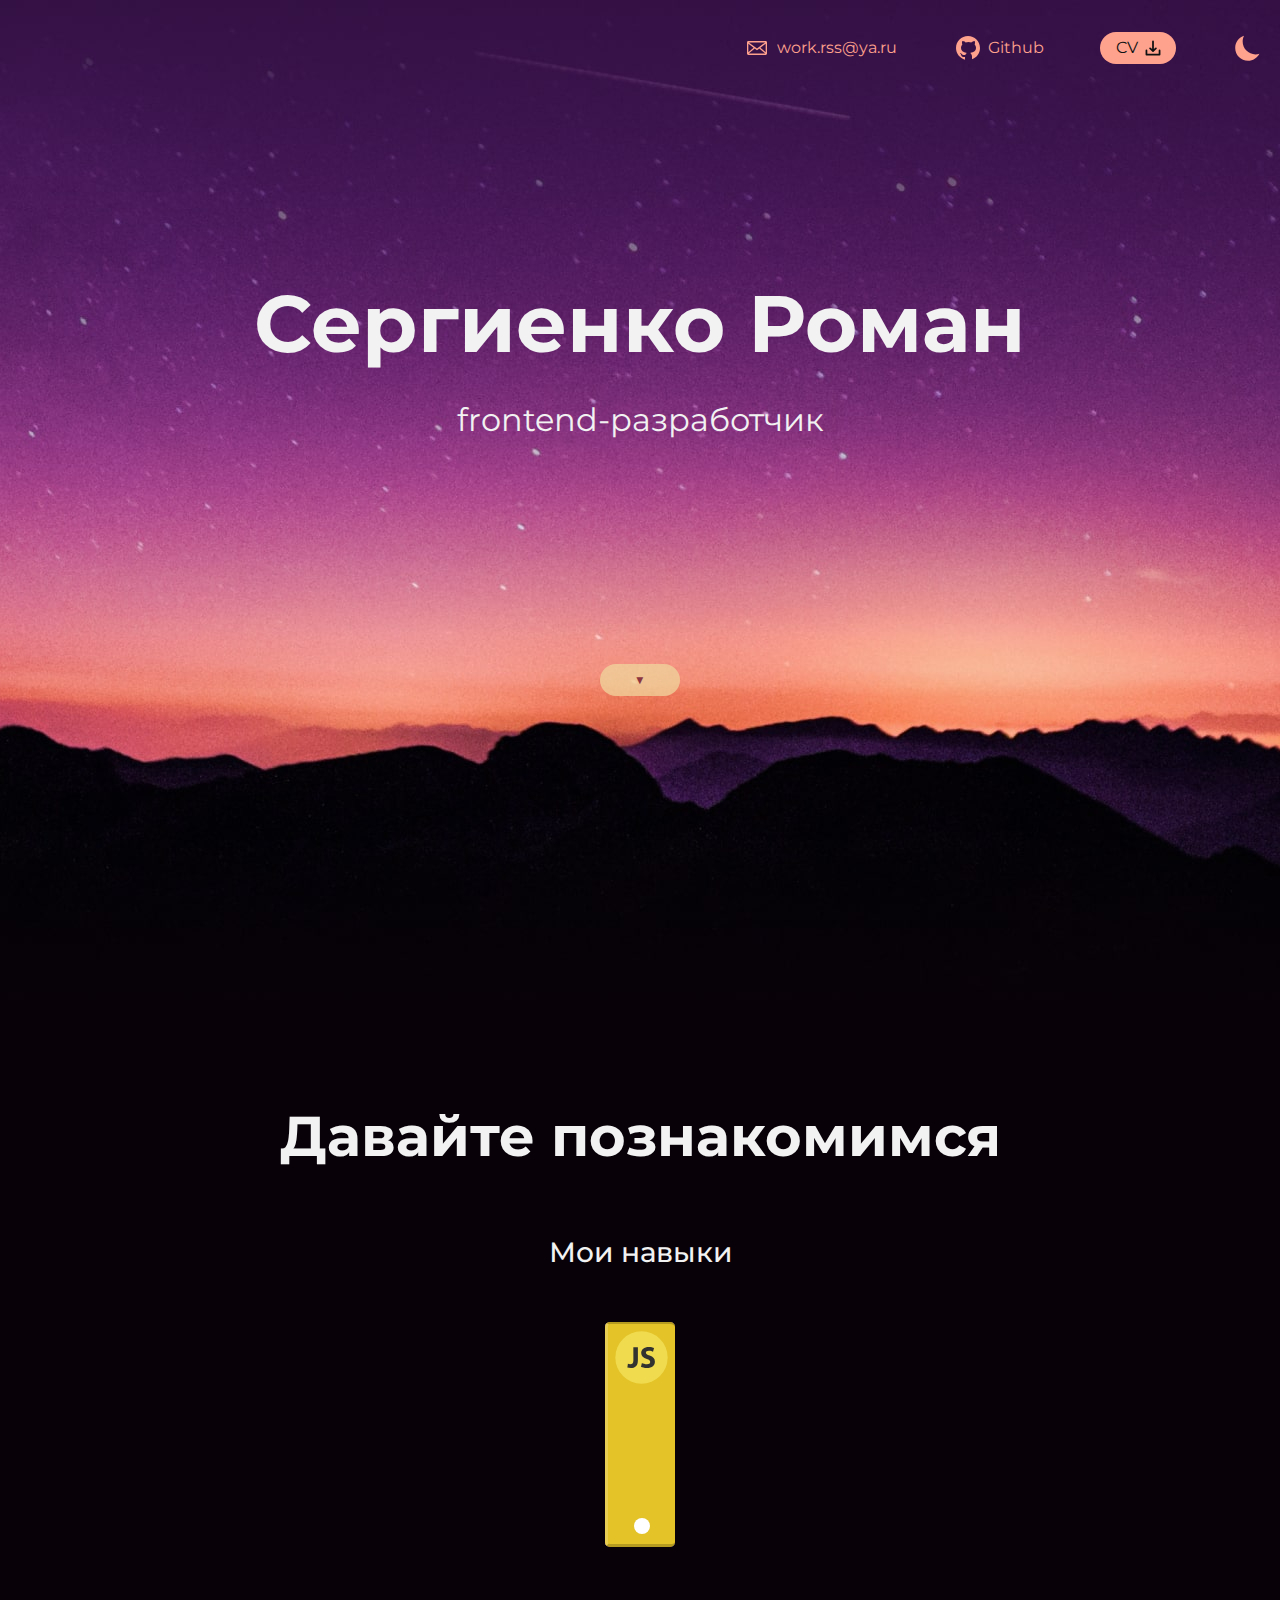
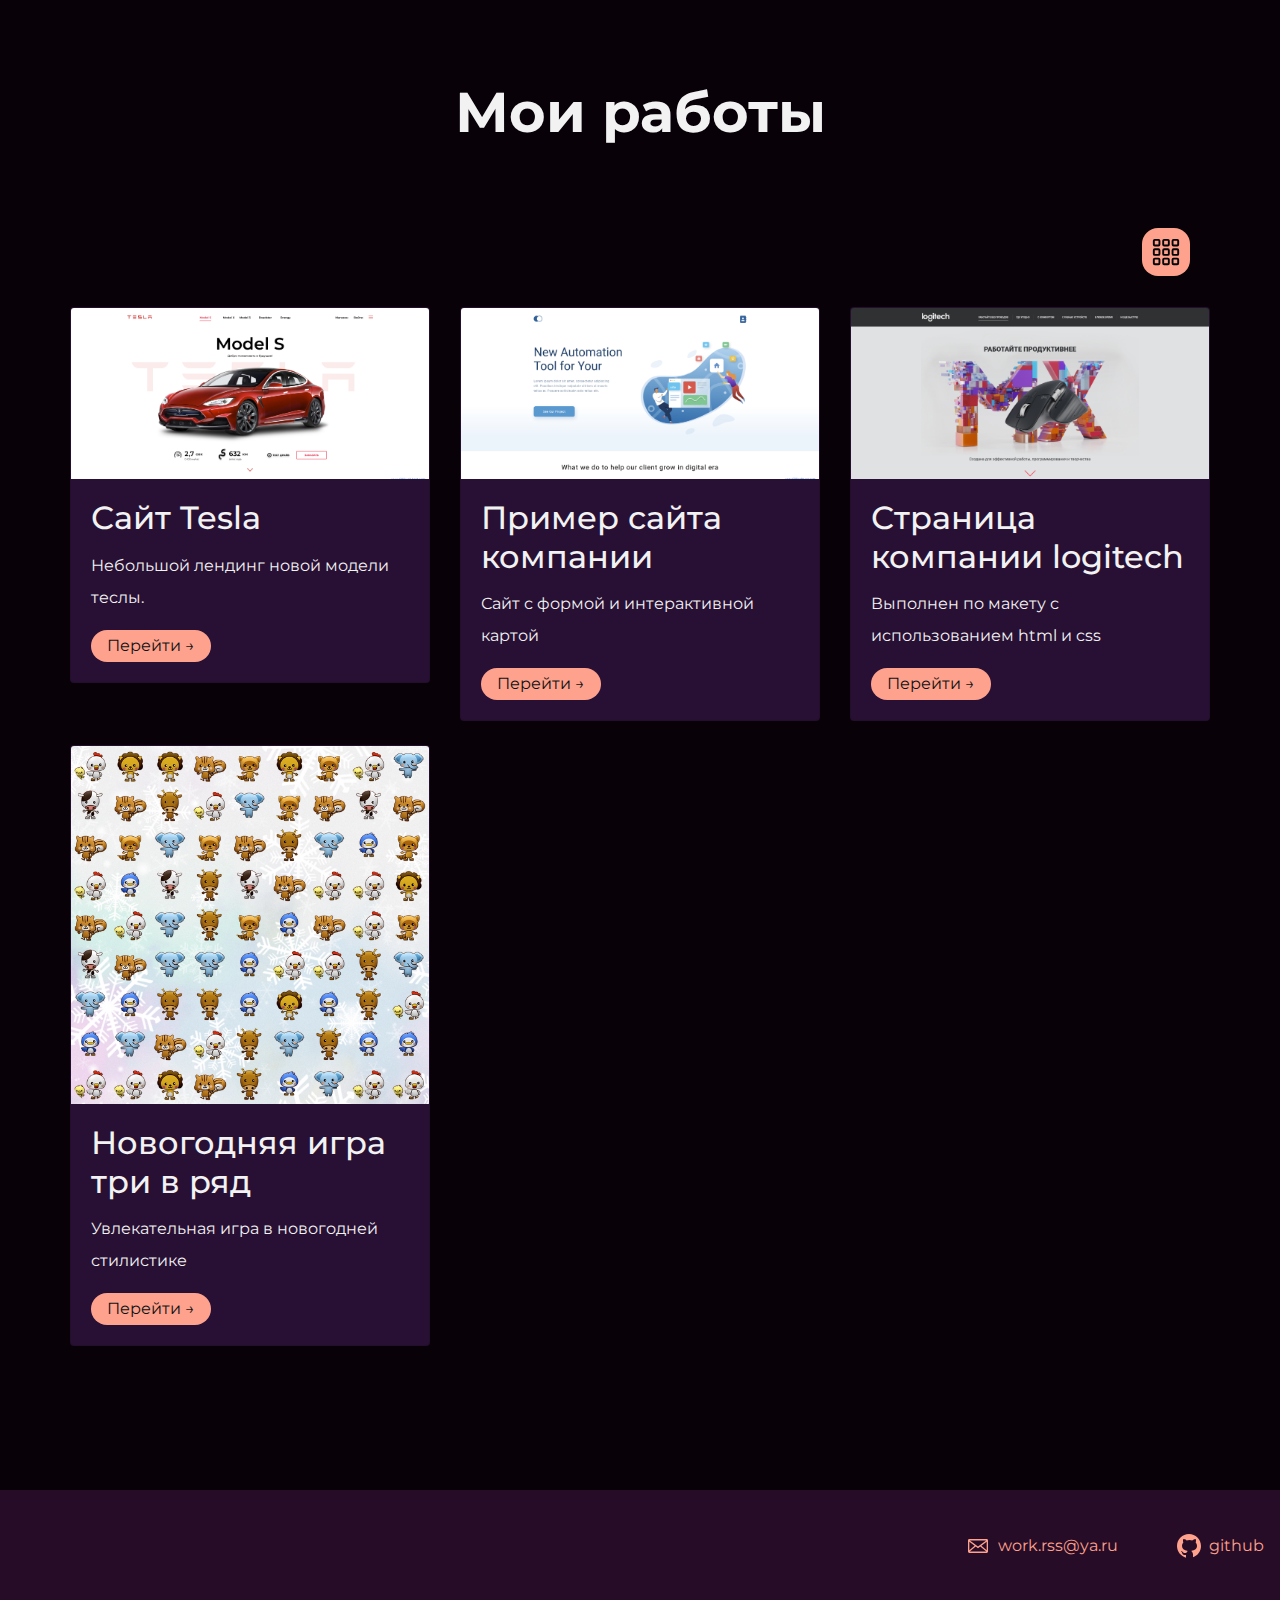
<file: index.html>
<!DOCTYPE html>
<html lang="ru">
	<head>
		<meta charset="UTF-8" />
		<link rel="stylesheet" href="style.css" />
		<link
			href="https://fonts.googleapis.com/css?family=Montserrat:400,500,700|Old+Standard+TT&display=swap&subset=cyrillic"
			rel="stylesheet"
		/>
		<title>. / Портфолио frontend-разработчика</title>
	</head>

	<body class="page">
		<header class="page-header">
			<div class="container">
				<div class="nav">
					<a class="email" href="mailto:work.rss@ya.ru">work.rss@ya.ru</a>
					<a class="github" href="https://github.com/devrss" target="_blank"
						>Github</a
					>
					<a
						class="btn"
						href="./sergienko.roman.pdf"
						title="Download CV"
						target="_blank"
					>
						CV
						<svg
							xmlns="http://www.w3.org/2000/svg"
							viewBox="0 0 16 16"
							class="ico"
						>
							<path
								fill="none"
								stroke-linecap="round"
								stroke-linejoin="round"
								stroke-miterlimit="10"
								d="M8 11.4l3.3-2.9m-6.6 0L8 11.4V.5M.5 10.8v4.7h15v-4.7"
							></path>
						</svg>
					</a>
					<button class="theme-button" type="button"></button>
				</div>
			</div>
		</header>

		<section class="hero-image">
			<div class="container">
				<h1 class="heading">Сергиенко Роман</h1>
				<p>frontend-разработчик</p>
				<a href="#arrow" class="arrow-btn">&#9660;</a>
			</div>
		</section>

		<section class="intro" id="arrow">
			<div class="container">
				<h2 class="subheading">Давайте познакомимся</h2>
				<!-- <div>
        <h3>Пара слов о себе</h3>
        <p>Текст с парой слов о себе.</p>
      </div>
      <div>
        <h3>Чем могу быть полезен</h3>
        <p>Текст о том, чем могу быть полезен.</p>
      </div> -->
				<div class="skills" style="text-align: center">
					<h3>Мои навыки</h3>
					<div class="skills-list">
						<div class="skill-card"></div>
						<div class="skill-card"></div>
						<div class="skill-card"></div>
						<div class="skill-card"></div>
						<div class="skill-card"></div>
						<div class="skill-card"></div>
						<div class="skill-card"></div>
					</div>
				</div>
			</div>
		</section>

		<section class="portfolio">
			<div class="container">
				<h2 class="subheading">Мои работы</h2>
				<div class="card text-right">
					<div class="card-body">
						<button class="btn-sm" type="button"></button>
					</div>
				</div>
				<div class="row">
					<div class="col-md-4">
						<div class="card mb-4">
							<img src="img/Tesla.png" class="card-img-top" />
							<div class="card-body">
								<h2 class="card-title">Сайт Tesla</h2>
								<p class="card-text">Небольшой лендинг новой модели теслы.</p>
								<a target="_blank" href="source/tesla/index.html" class="btn"
									>Перейти →</a
								>
							</div>
						</div>
					</div>
					<div class="col-md-4">
						<div class="card mb-4">
							<img src="img/Tool.png" class="card-img-top" />
							<div class="card-body">
								<h2 class="card-title">Пример сайта компании</h2>
								<p class="card-text">Сайт с формой и интерактивной картой</p>
								<a
									target="_blank"
									href="source/New_Automation/index.html"
									class="btn btn-primary"
									>Перейти →</a
								>
							</div>
						</div>
					</div>
					<div class="col-md-4">
						<div class="card mb-4">
							<img src="img/MX 3.png" class="card-img-top" />
							<div class="card-body">
								<h2 class="card-title">Страница компании logitech</h2>
								<p class="card-text">
									Выполнен по макету с использованием html и css
								</p>
								<a
									target="_blank"
									href="source/Logitech_MX_Promo/index.html"
									class="btn btn-primary"
									>Перейти →</a
								>
							</div>
						</div>
					</div>
					<div class="col-md-4">
						<div class="card mb-4">
							<img src="img/Game.png" class="card-img-top" />
							<div class="card-body">
								<h2 class="card-title">Новогодняя игра три в ряд</h2>
								<p class="card-text">
									Увлекательная игра в новогодней стилистике
								</p>
								<a
									target="_blank"
									href="source/Game/index.html"
									class="btn btn-primary"
									>Перейти →</a
								>
							</div>
						</div>
					</div>
				</div>
			</div>
		</section>

		<footer class="page-footer">
			<div class="container">
				<div class="nav">
					<a class="email" href="mailto:work.rss@ya.ru">work.rss@ya.ru</a>
					<a class="github" href="https://github.com/devrss">github</a>
				</div>
			</div>
		</footer>
		<script src="script.js"></script>
	</body>
</html>
</file>
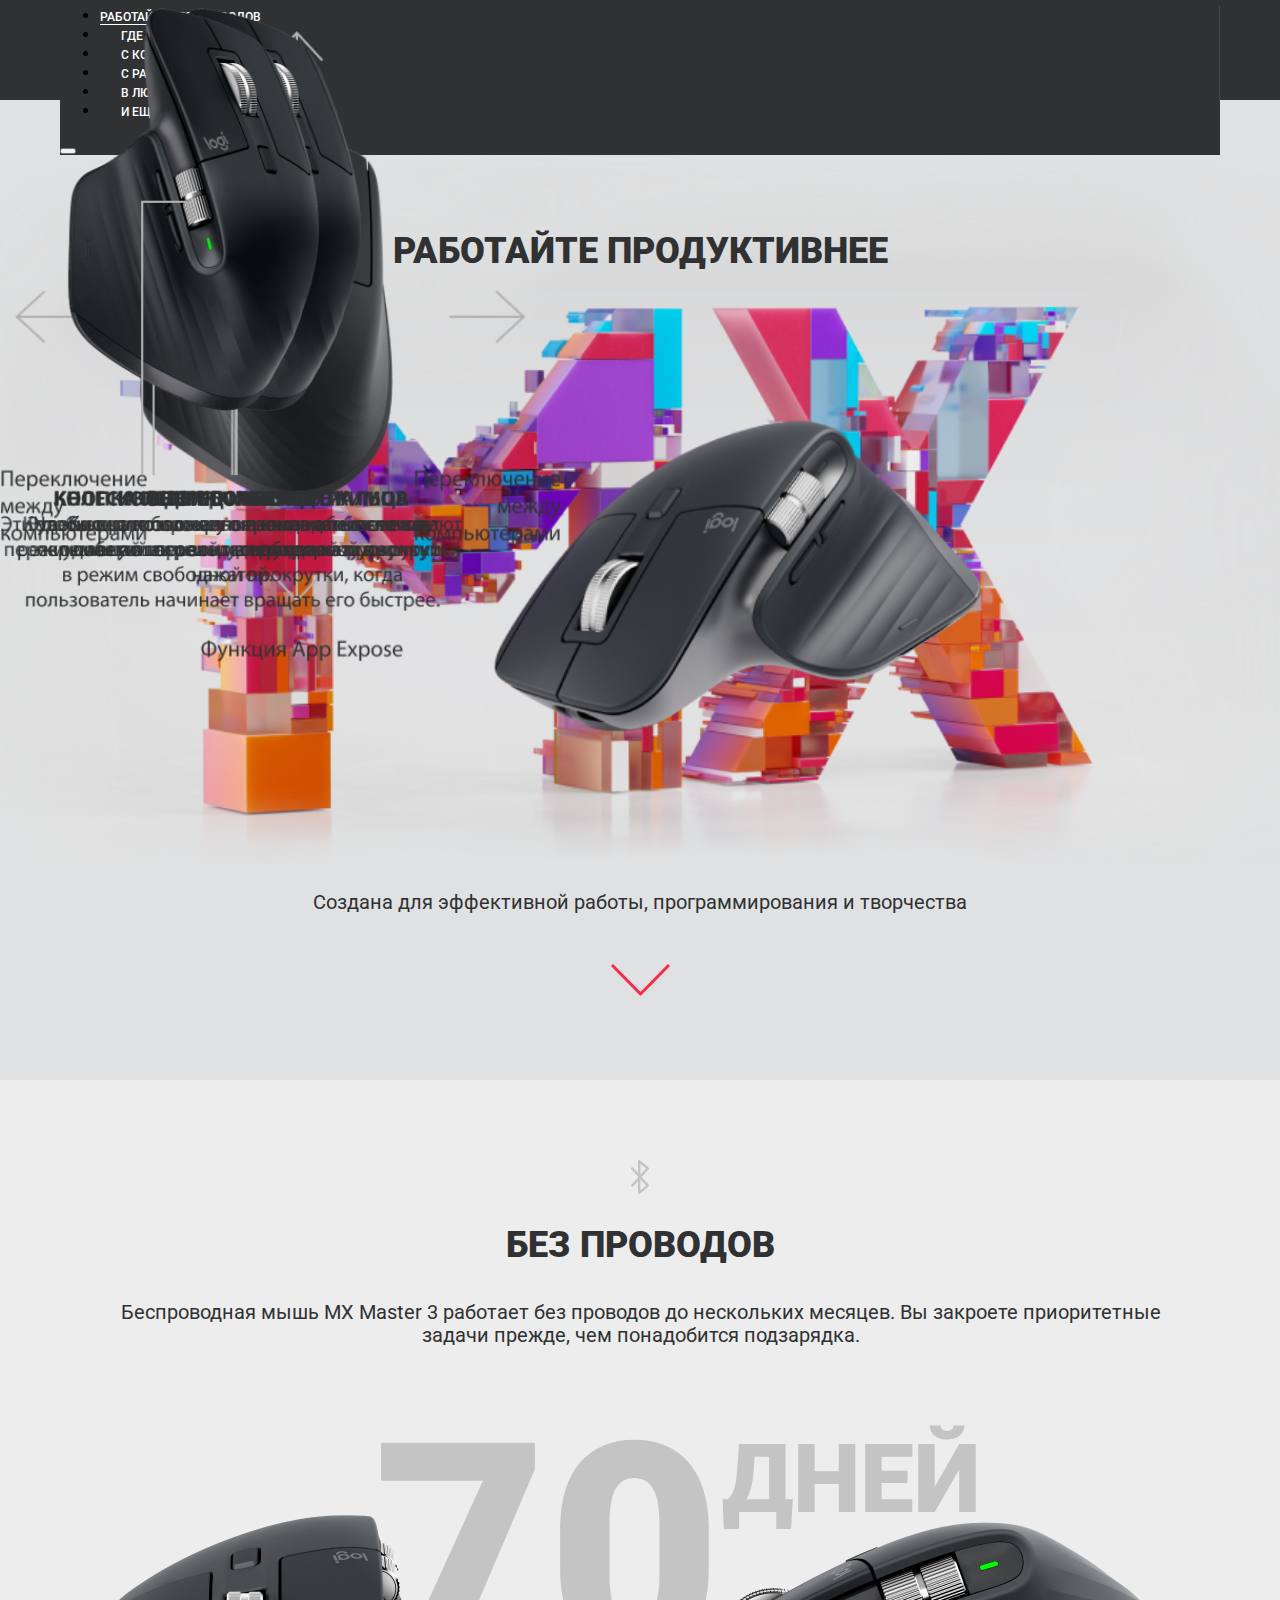
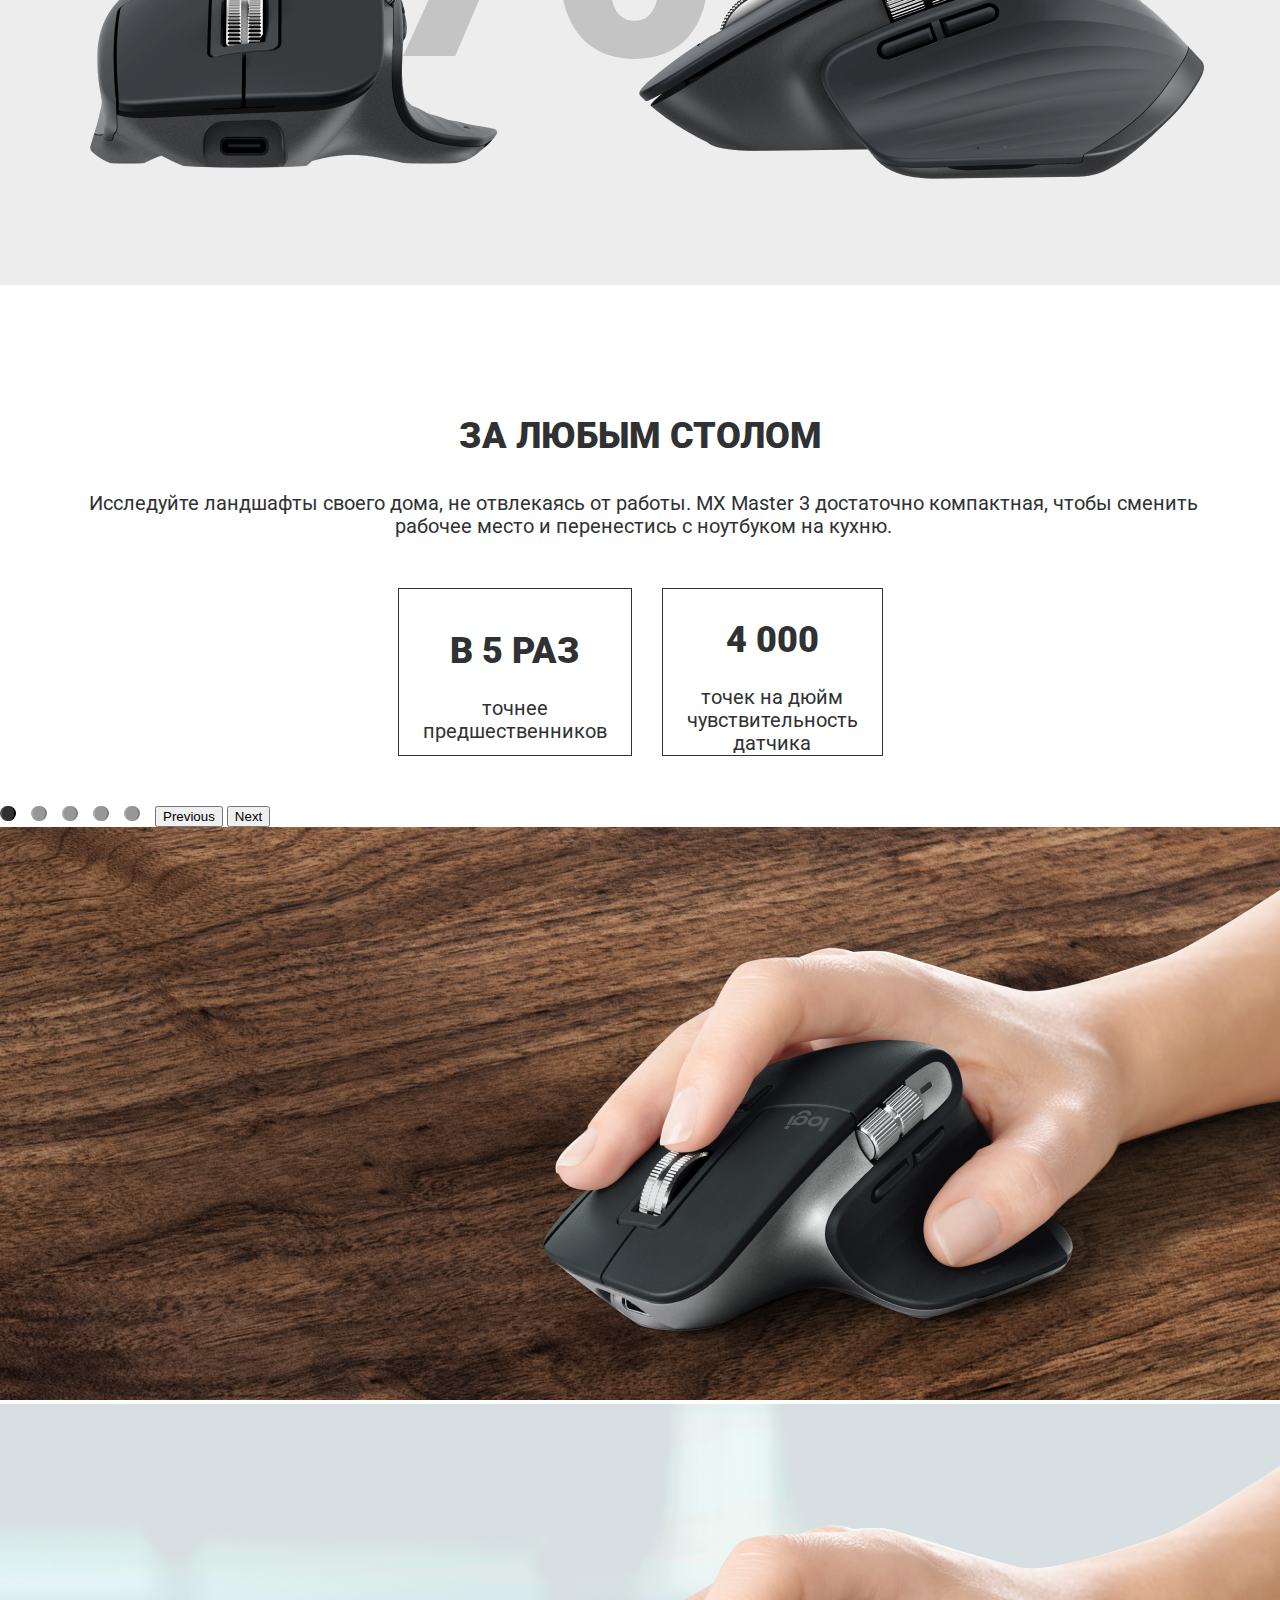
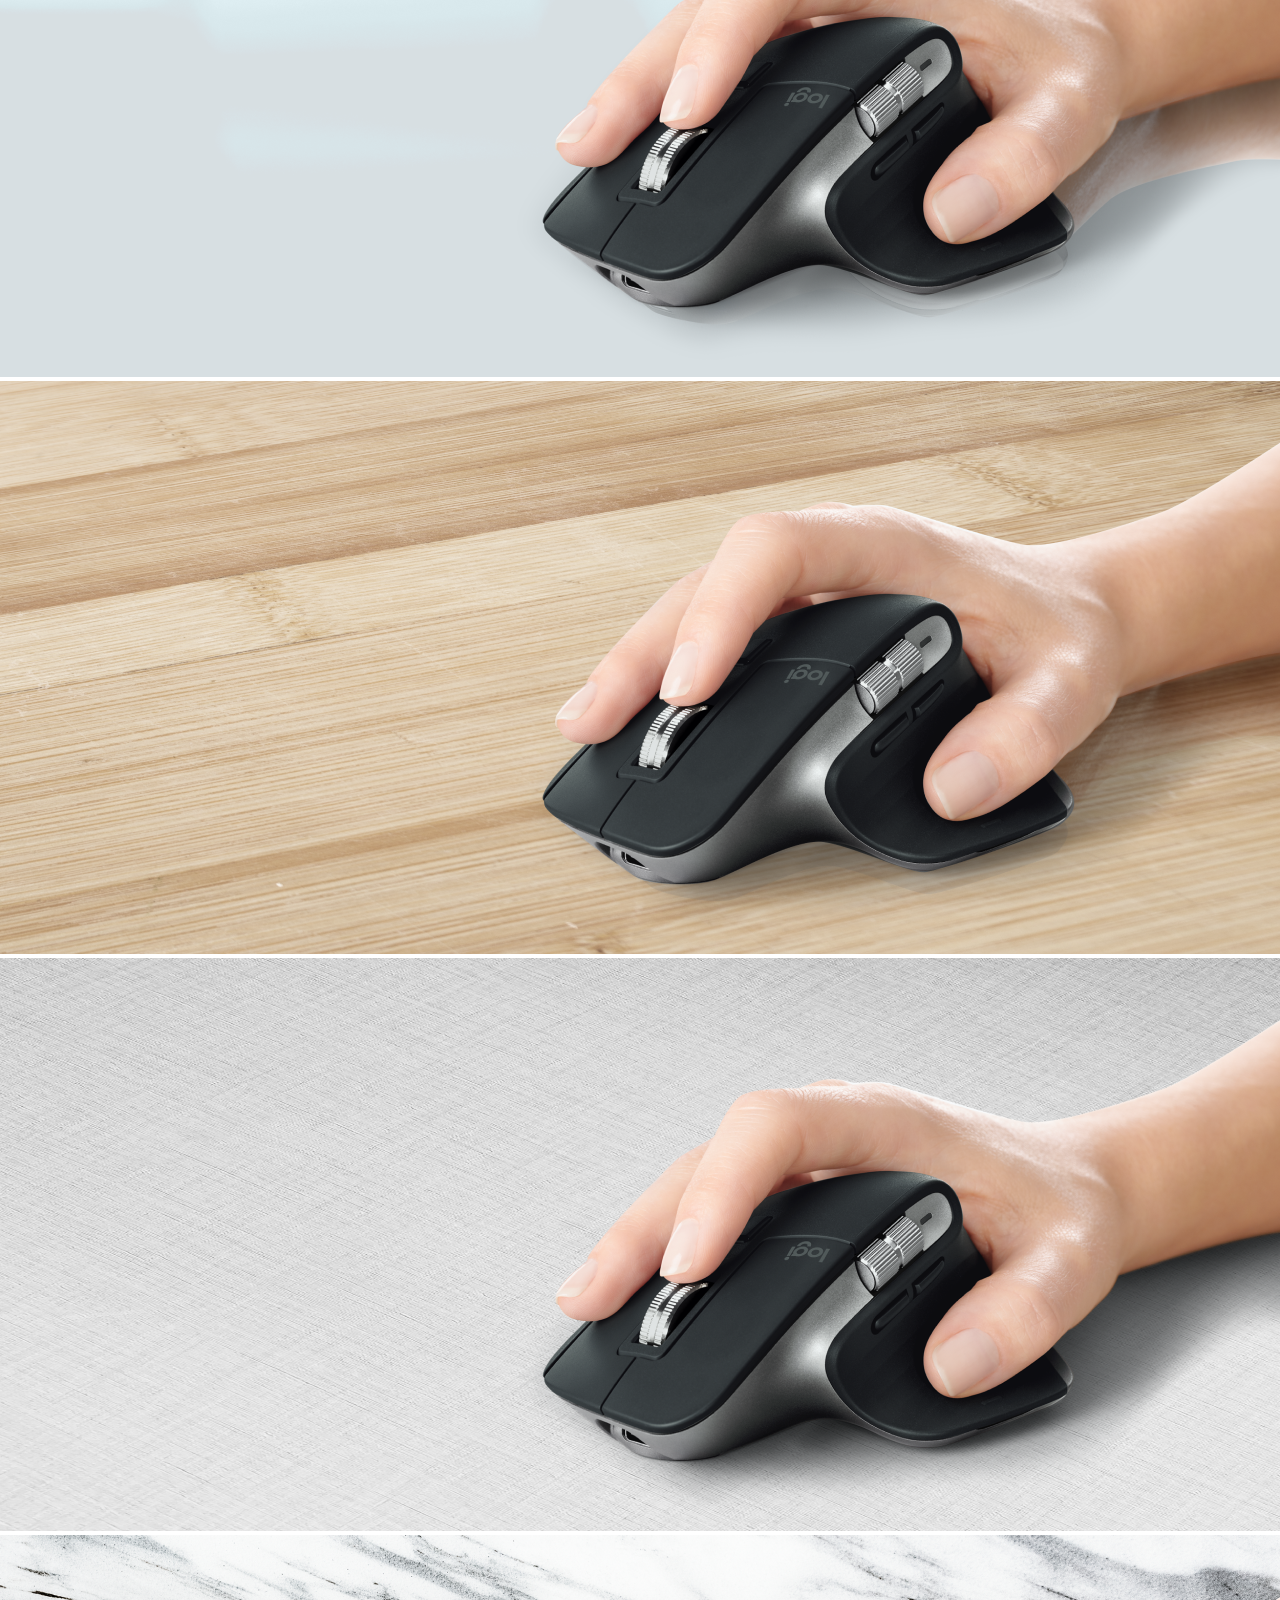
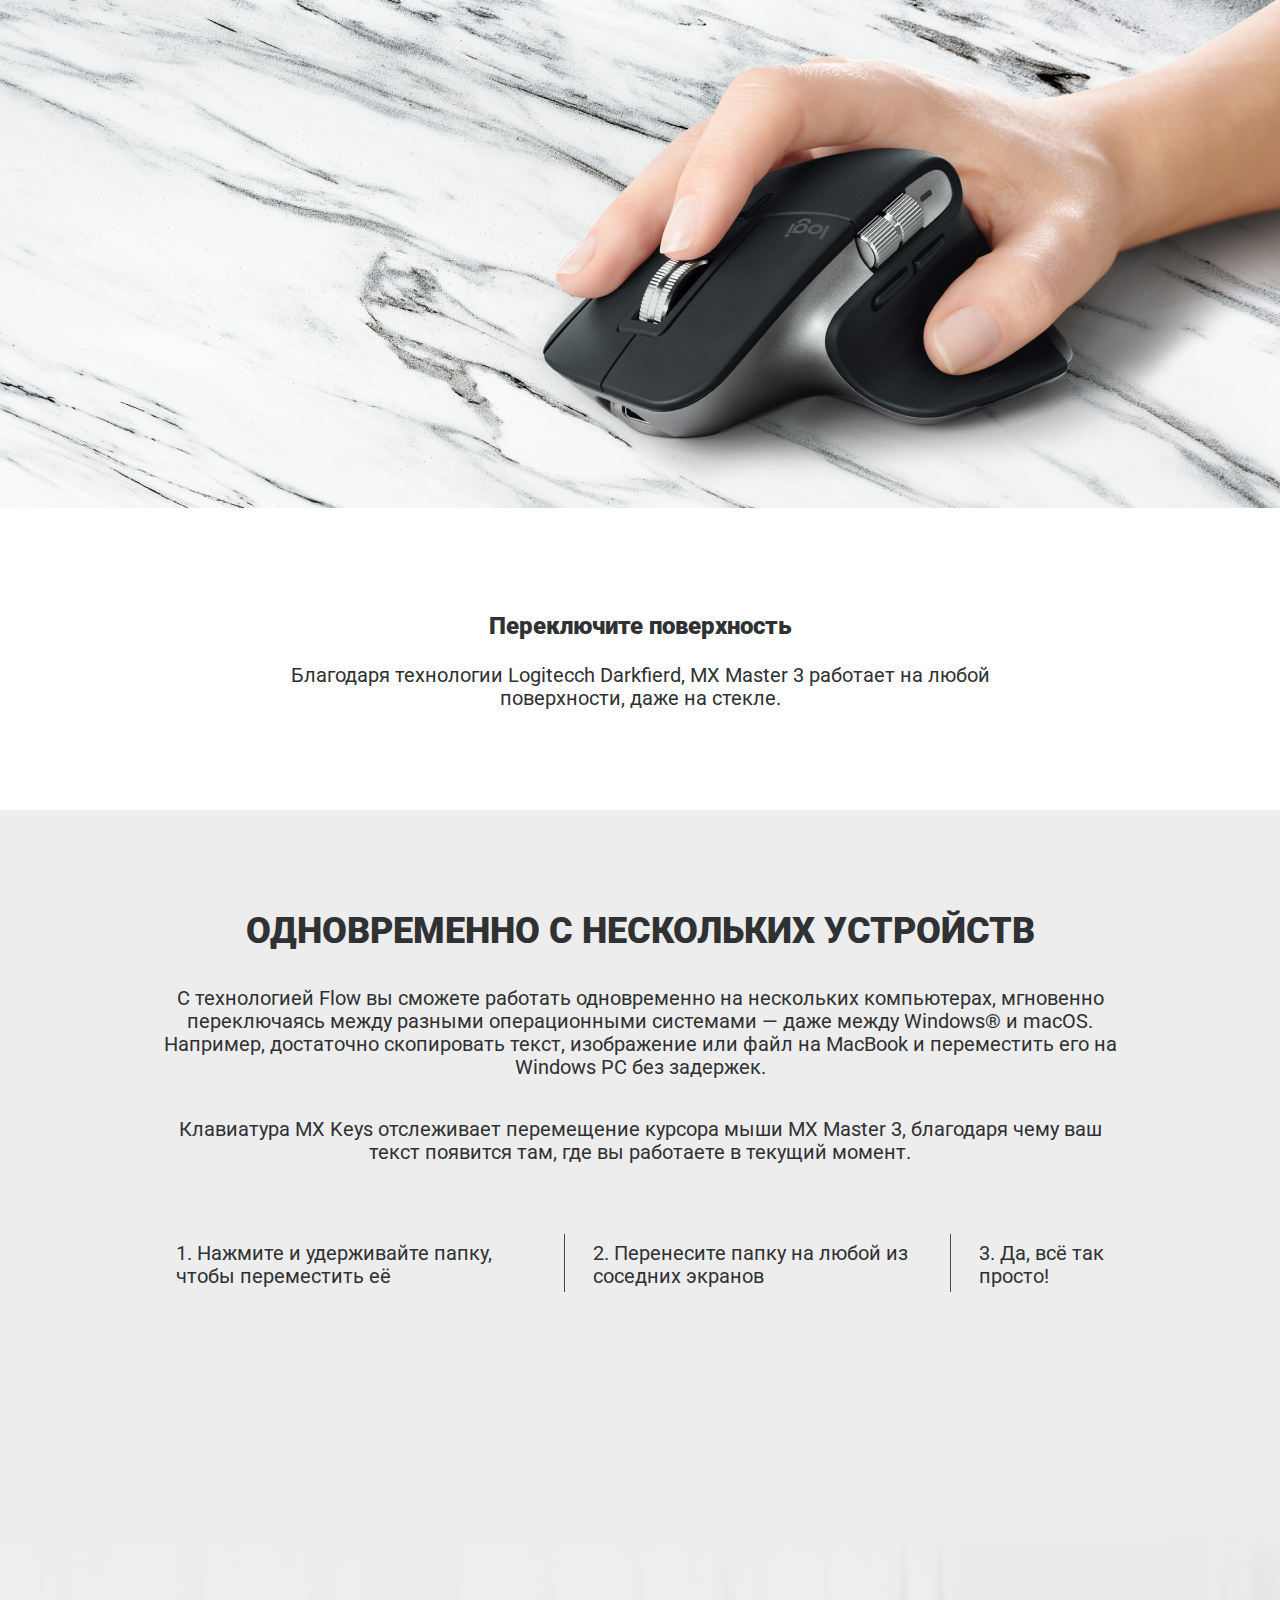
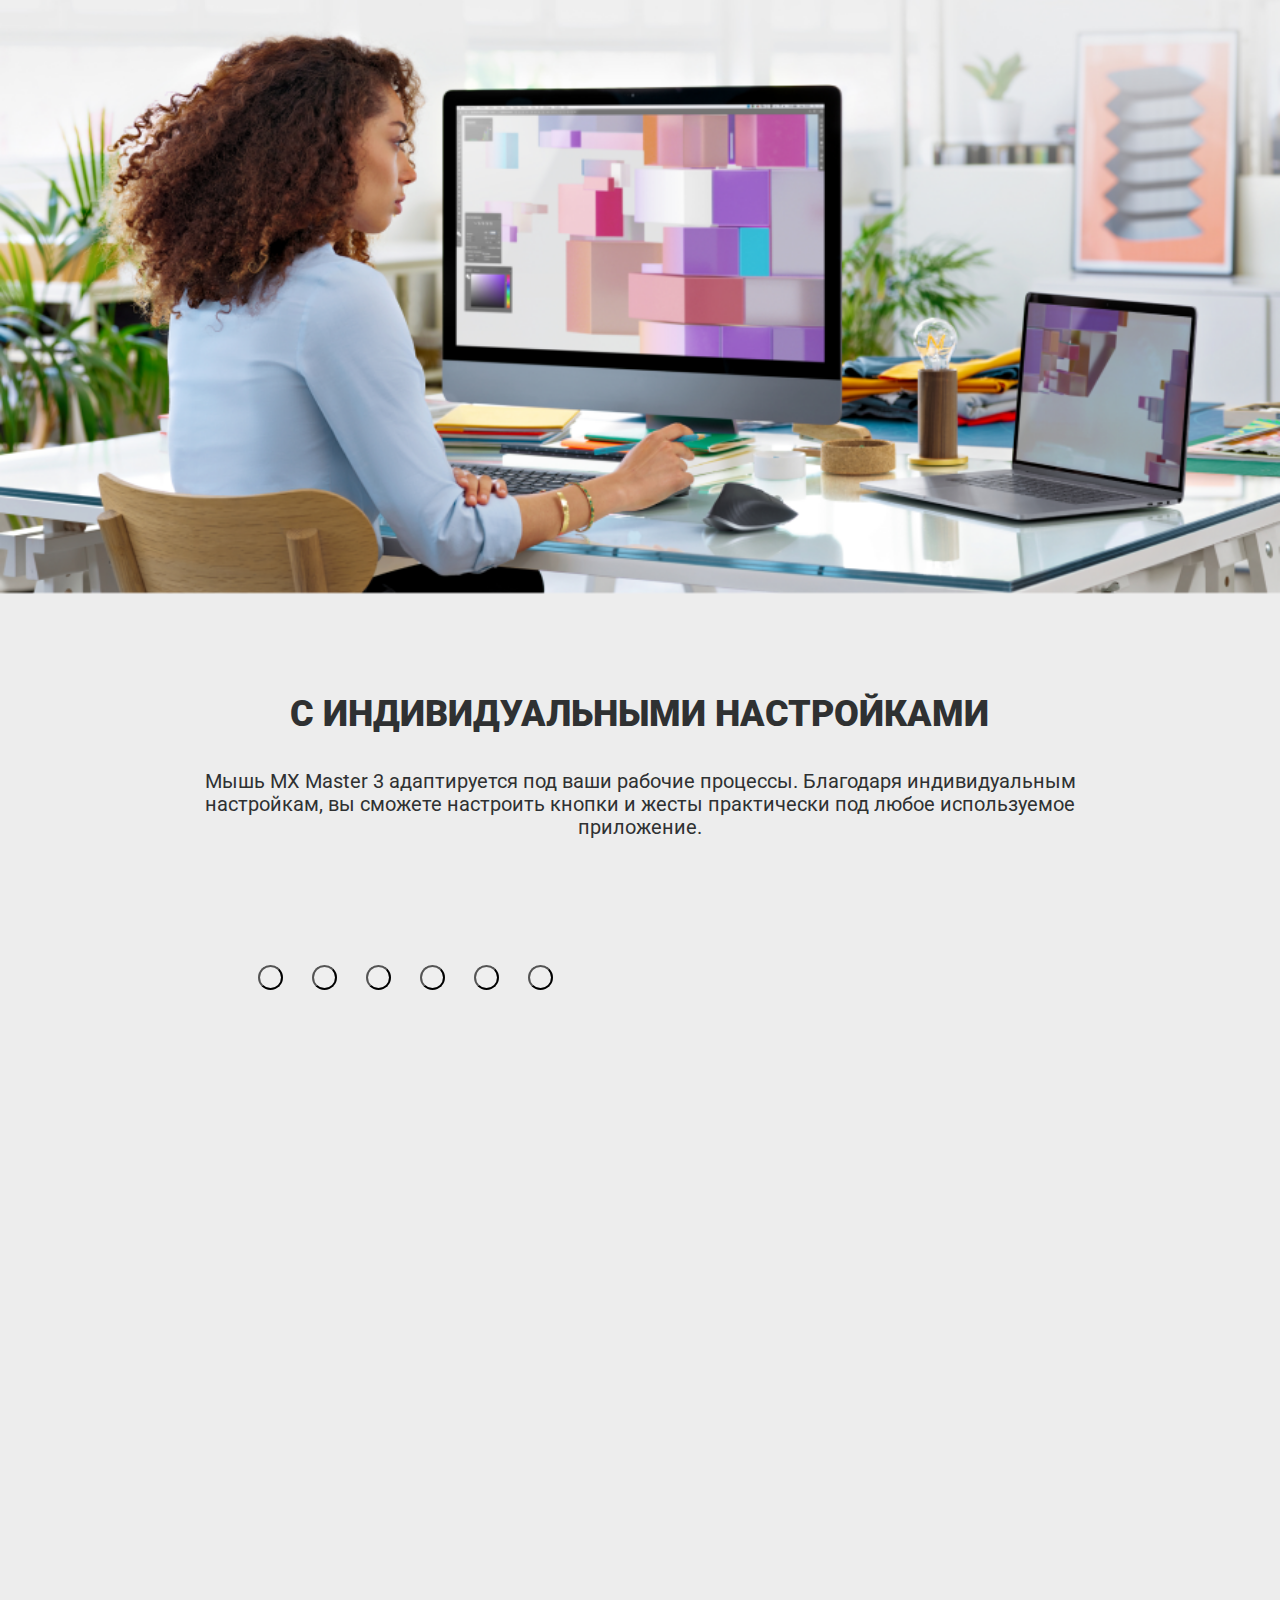
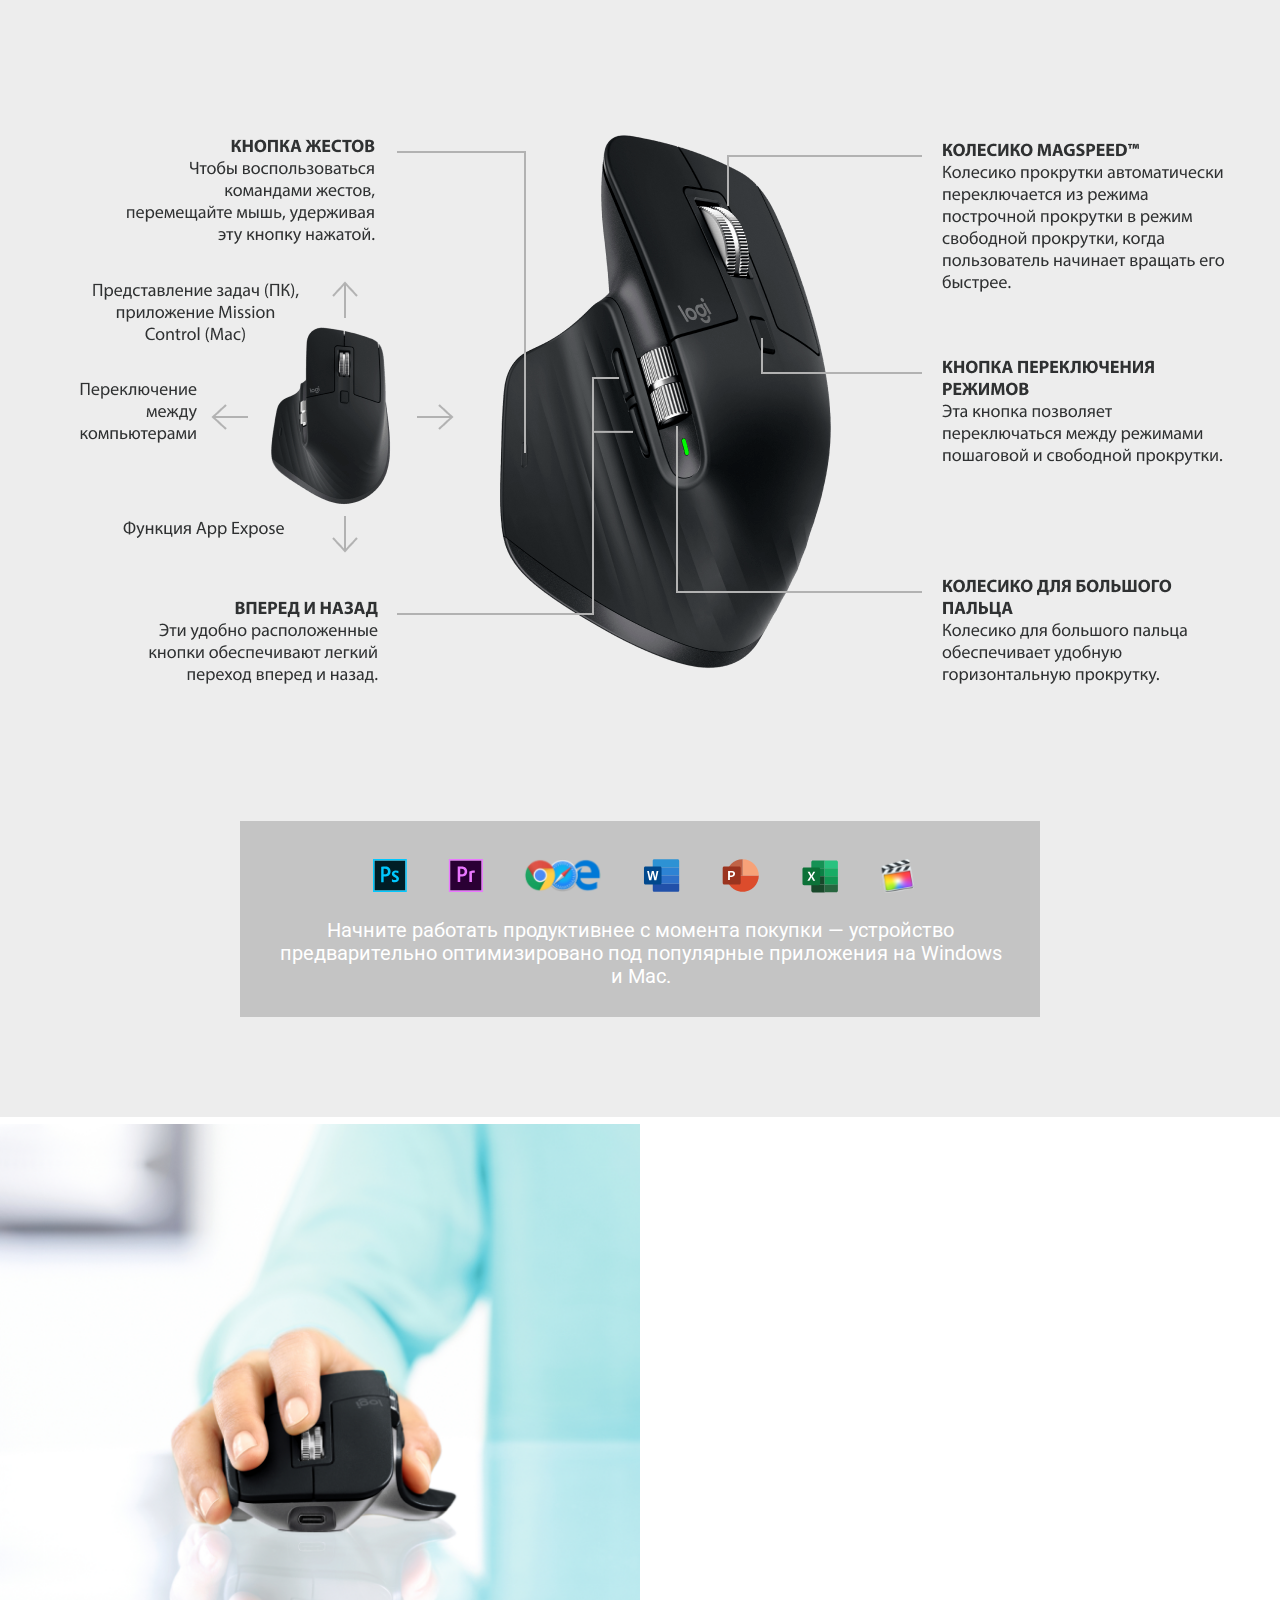
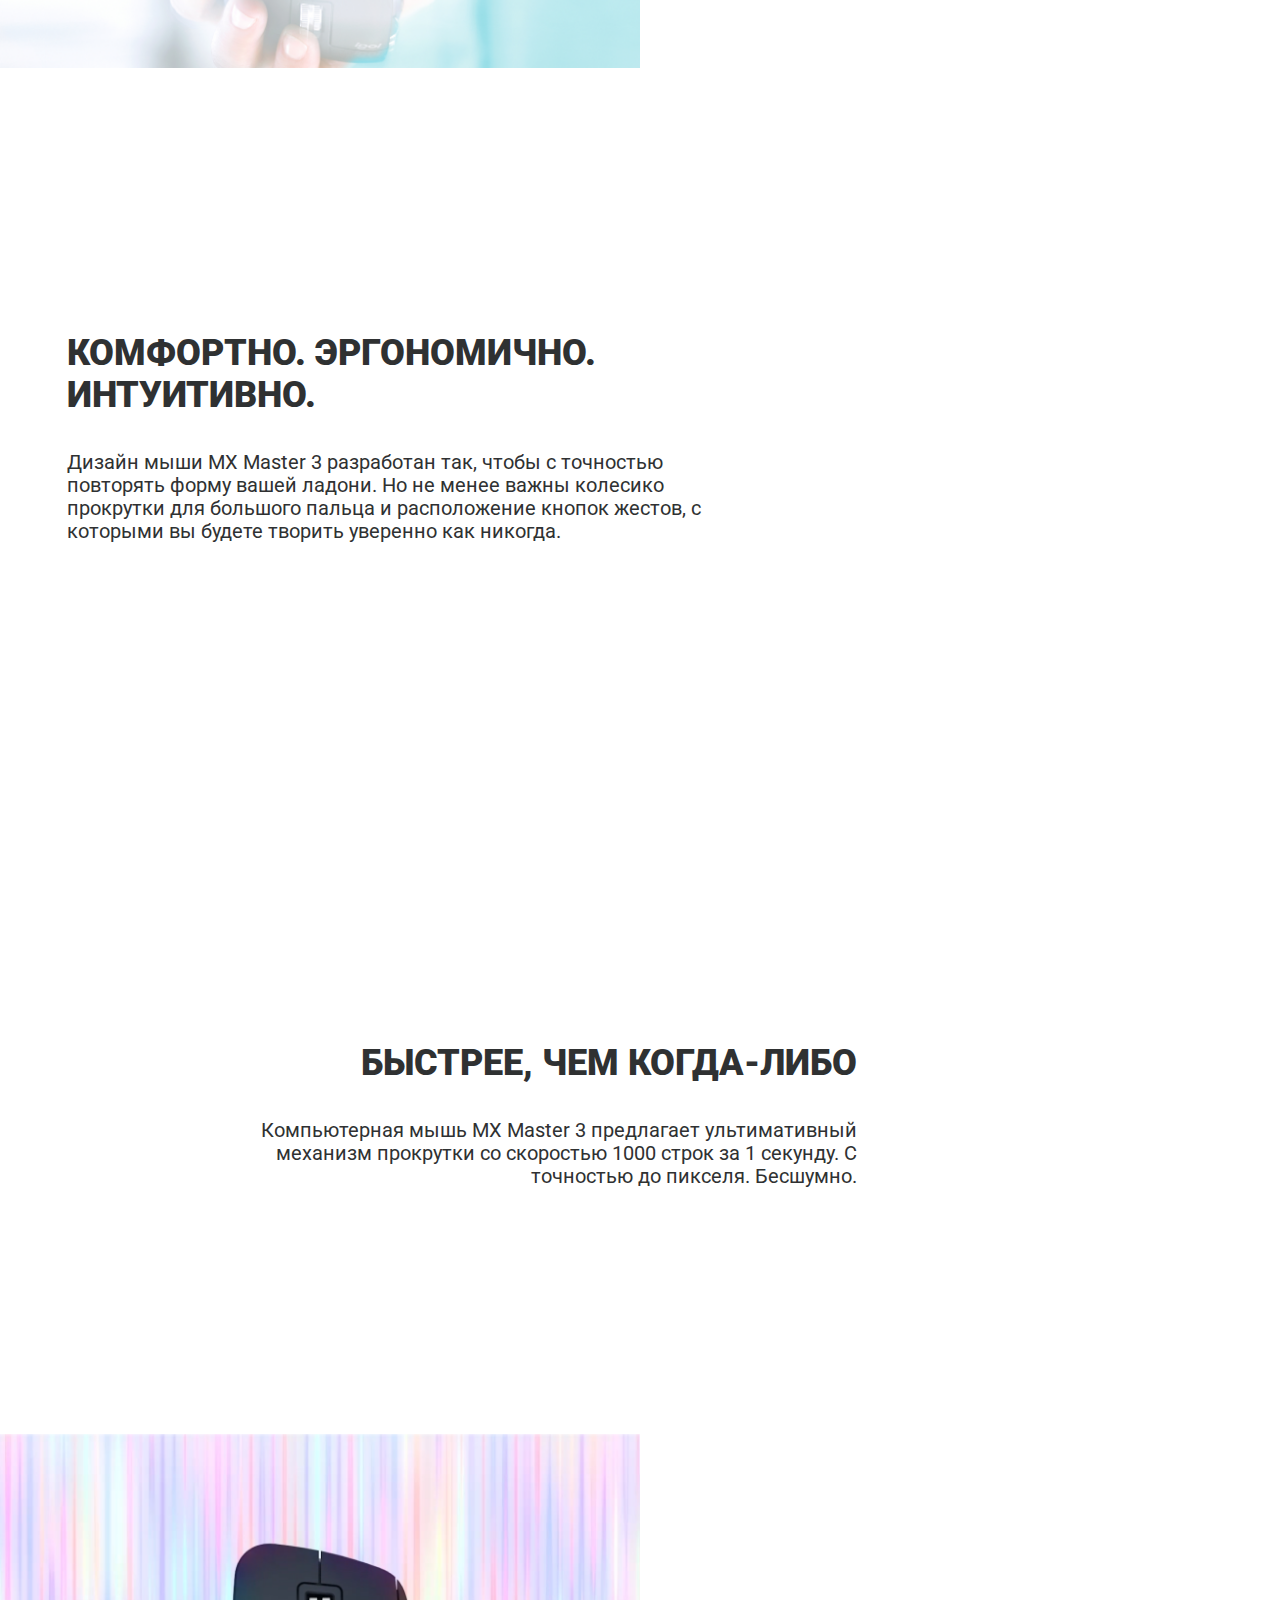
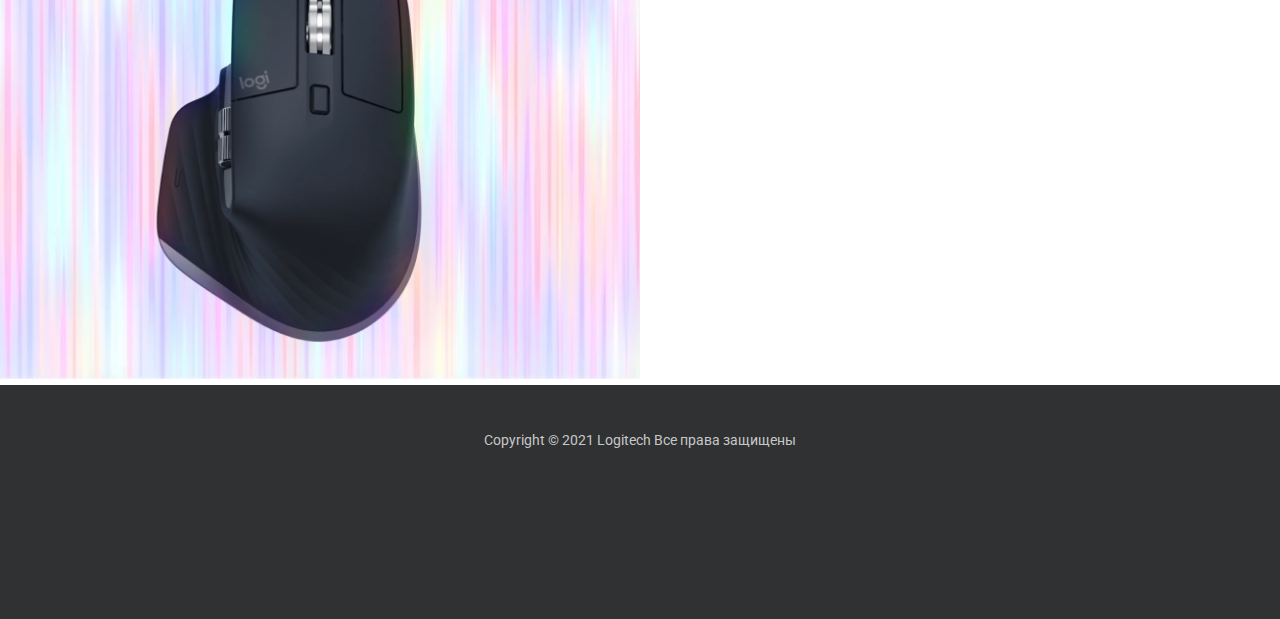
<file: source/Logitech_MX_Promo/index.html>
<!DOCTYPE html>
<html lang="ru">

<head>
    <link href="https://cdn.jsdelivr.net/npm/bootstrap@5.0.0-beta2/dist/css/bootstrap.min.css" rel="stylesheet"
        integrity="sha384-BmbxuPwQa2lc/FVzBcNJ7UAyJxM6wuqIj61tLrc4wSX0szH/Ev+nYRRuWlolflfl" crossorigin="anonymous">
    <meta charset="UTF-8">
    <meta http-equiv="X-UA-Compatible" content="IE=edge">
    <meta name="viewport" content="width=device-width, initial-scale=1.0">
    <link rel="stylesheet" href="style.css">
    <link rel="preconnect" href="https://fonts.gstatic.com">
    <link href="https://fonts.googleapis.com/css2?family=Roboto:wght@400;500;700;900&display=swap" rel="stylesheet">
    <link rel="shortcut icon" href="img/favicon.ico" type="image/x-icon">
    <title>MX 3</title>
</head>

<body>
    <section class="top">
        <header class="header center">
            <nav class="navbar navbar-expand-lg navbar-dark">
                <div class="container-fluid">
                    <a href="index.html"><img class="header__logo header__logo_dark" src="img/Logo_Logitech_dark 1.png"
                            alt="logo"></a>
                    <a href="index.html"><img class="header__logo header__logo_white" src="img/Logo_Logitech 1.png"
                            alt="logo"></a>
                    <button class="navbar-toggler" type="button" data-bs-toggle="collapse" data-bs-target="#navbarNav"
                        aria-controls="navbarNav" aria-expanded="false" aria-label="Toggle navigation">
                        <span class="navbar-toggler-icon"></span>
                    </button>
                    <div class="collapse navbar-collapse mobi-menu menu-desktop" id="navbarNav">
                        <ul class="navbar-nav">
                            <li class="nav-item">
                                <a class="nav-link active" aria-current="page" href="#bluetooth">РАБОТАЙТЕ БЕЗ
                                    ПРОВОДОВ</a>
                            </li>
                            <li class="nav-item">
                                <a class="nav-link" href="#info">ГДЕ УГОДНО</a>
                            </li>
                            <li class="nav-item">
                                <a class="nav-link" href="#settings">С КОМФОРТОМ</a>
                            </li>
                            <li class="nav-item">
                                <a class="nav-link" href="#features">С РАЗНЫХ УСТРОЙСТВ</a>
                            </li>
                            <li class="nav-item">
                                <a class="nav-link" href="#mouse">В ЛЮБОЕ ВРЕМЯ</a>
                            </li>
                            <li class="nav-item">
                                <a class="nav-link" href="#">И ЕЩЕ БЫСТРЕЕ</a>
                            </li>
                        </ul>
                        <button type="button" class="btn-close btn-close-white d-xl-none" aria-label="Close"
                            data-bs-toggle="collapse" data-bs-target="#navbarNav"></button>
                    </div>
                </div>
            </nav>
        </header>
        <div class="top__img">
            <h2 class="heading center-content">Работайте продуктивнее</h2>
        </div>
        <p class="text top__text-margin center-content">Создана для эффективной работы, программирования и творчества
        </p>
        <div class="arrow center-content">
            <a href="#bluetooth">
                <svg class="top__svg" width="61" height="33" viewBox="0 0 61 33" fill="none"
                    xmlns="http://www.w3.org/2000/svg">
                    <path d="M2 2L30.5 31L59 2" stroke="#FF2947" stroke-width="3" stroke-linejoin="round" />
                </svg>
            </a>
        </div>
    </section>
    <section class="bluetooth" id="bluetooth">
        <div class="bluetooth__icon center-content">
            <svg width="18" height="34" viewBox="0 0 18 34" fill="none" xmlns="http://www.w3.org/2000/svg">
                <path
                    d="M17.6858 24.8216L10.6287 16.9999L17.6858 9.17916C17.9075 8.93286 18.0206 8.60468 17.9969 8.27192C17.9733 7.93882 17.8161 7.63003 17.5612 7.41826L8.98225 0.27754C8.62269 -0.0218854 8.12554 -0.0847721 7.70464 0.116904C7.28373 0.317716 7.0155 0.746169 7.0155 1.21725V12.9959L2.09065 7.53726C1.64323 7.04108 0.88199 7.00615 0.391728 7.45937C-0.0985325 7.91259 -0.133045 8.68224 0.314764 9.17883L7.0155 16.6057V17.3944L0.31483 24.8216C-0.133373 25.3174 -0.0988606 26.0875 0.391794 26.5411C0.882449 26.9947 1.64297 26.9597 2.09071 26.4628L7.01517 21.0049V32.7828C7.01517 33.2534 7.28379 33.6822 7.70431 33.8835C7.86788 33.9614 8.04346 34 8.21786 34C8.49166 34 8.76265 33.9058 8.98232 33.7233L17.5612 26.5824C17.8161 26.3703 17.9733 26.0615 17.9969 25.7288C18.0205 25.3961 17.9083 25.0678 17.6858 24.8216ZM9.42081 3.79435L15.0552 8.48375L9.42081 14.7287V3.79435ZM9.42081 30.2056V19.2716L15.0552 25.5162L9.42081 30.2056Z"
                    fill="#C4C4C4" />
            </svg>
        </div>
        <h2 class="heading">БЕЗ ПРОВОДОВ</h2>
        <p class="text text_margin center">Беспроводная мышь MX Master 3 работает без проводов до нескольких месяцев. Вы
            закроете
            приоритетные задачи прежде, чем понадобится подзарядка.
        </p>
        <div class="center_bluetooth">
            <div class="bluetooth__image">
                <h3 class="bluetooth__heading">
                    <span class="bluetooth__heading_day">70</span>
                    <span class="bluetooth__heading_day-mini">дней</span>
                </h3>
            </div>
        </div>
    </section>
    <section class="info" id="info">
        <h2 class="heading">ЗА ЛЮБЫМ СТОЛОМ</h2>
        <p class="text info_text">Исследуйте ландшафты своего дома, не отвлекаясь от работы.
            MX Master 3 достаточно компактная, чтобы сменить рабочее место и перенестись с ноутбуком на кухню.
        </p>
        <div class="info__content">
            <div class="info__item">
                <h2 class="heading info__margin">В 5 раз</h2>
                <p class="text">точнее предшественников</p>
            </div>
            <div class="info__item">
                <h2 class="heading info__margin">4 000</h2>
                <p class="text">точек на дюйм чувствительность датчика</p>
            </div>
        </div>
        <div class="info__slider">
            <div id="carouselExampleIndicators" class="carousel slide pointer-event" data-bs-ride="carousel">
                <div class="carousel-indicators">
                    <button class="carousel-control-prev" type="button" data-bs-target="#carouselExampleIndicators"
                    data-bs-slide="prev">
                        <span class="carousel-control-prev-icon" aria-hidden="true"></span>
                        <span class="visually-hidden">Previous</span>
                    </button>
                    <button type="button" data-bs-target="#carouselExampleIndicators" data-bs-slide-to="0" id="bullet"
                        class="active" aria-current="true" aria-label="Slide 1"></button>
                    <button type="button" data-bs-target="#carouselExampleIndicators" data-bs-slide-to="1" id="bullet"
                        aria-label="Slide 2"></button>
                    <button type="button" data-bs-target="#carouselExampleIndicators" data-bs-slide-to="2" id="bullet"
                        aria-label="Slide 3"></button>
                    <button type="button" data-bs-target="#carouselExampleIndicators" data-bs-slide-to="3" id="bullet"
                        aria-label="Slide 4"></button>
                    <button type="button" data-bs-target="#carouselExampleIndicators" data-bs-slide-to="4" id="bullet"
                        aria-label="Slide 5"></button>
                    <button class="carousel-control-next" type="button" data-bs-target="#carouselExampleIndicators"
                    data-bs-slide="next">
                        <span class="carousel-control-next-icon" aria-hidden="true"></span>
                        <span class="visually-hidden">Next</span>
                    </button>
                </div>
                <div class="carousel-inner">
                    <div class="carousel-item active">
                        <img src="img/wood.png" class="d-block w-100" alt="...">
                    </div>
                    <div class="carousel-item">
                        <img src="img/glass.png" class="d-block w-100" alt="...">
                    </div>
                    <div class="carousel-item">
                        <img src="img/linoleum.png" class="d-block w-100" alt="...">
                    </div>
                    <div class="carousel-item">
                        <img src="img/cloth.png" class="d-block w-100" alt="...">
                    </div>
                    <div class="carousel-item">
                        <img src="img/marble.png" class="d-block w-100" alt="...">
                    </div>
                </div>
            </div>
        </div>
        <h3 class="info__heading">Переключите поверхность</h3>
        <p class="text text_margin text_info">Благодаря технологии Logitecch Darkfierd,
            MX Master 3 работает на любой поверхности, даже на стекле.
        </p>
    </section>
    <section class="features features_center" id="features">
        <h2 class="heading">ОДНОВРЕМЕННО С НЕСКОЛЬКИХ УСТРОЙСТВ</h2>
        <p class="text text_margin text_features">С технологией Flow вы сможете работать одновременно на нескольких
            компьютерах,
            мгновенно
            переключаясь между разными операционными системами — даже между Windows® и macOS.
            Например, достаточно скопировать текст, изображение или файл на MacBook и переместить его
            на Windows PC без задержек.
        </p>
        <br>
        <p class="text text_margin text_features">Клавиатура MX Keys отслеживает перемещение курсора мыши MX Master 3,
            благодаря чему
            ваш
            текст появится там, где вы работаете в текущий момент.
        </p>
        <ol class="features__ol">
            <li class="text features__ol_margin">Нажмите и удерживайте
                папку, чтобы переместить её</li>
            <li class="text features__ol_margin">Перенесите папку на любой
                из соседних экранов</li>
            <li class="text features__ol_margin">Да, всё так просто!</li>
        </ol>
    </section>
    <section class="settings center" id="settings">
        <h2 class="heading heading_settings">С ИНДИВИДУАЛЬНЫМИ НАСТРОЙКАМИ</h2>
        <p class="text text_margin text_settins-p">Мышь MX Master 3 адаптируется под ваши рабочие процессы. Благодаря
            индивидуальным настройкам, вы сможете настроить кнопки и жесты практически
            под любое используемое приложение.
        </p>
        <div id="settings-slider" class="carousel slide pointer-event settings__slider d-xl-none"
            data-bs-ride="carousel">
            <div class="carousel-indicators indicators-style">
                <button type="button" data-bs-target="#settings-slider" data-bs-slide-to="0" id="button" class="active"
                    aria-current="true" aria-label="Slide 1"></button>
                <button type="button" data-bs-target="#settings-slider" data-bs-slide-to="1" id="button"
                    aria-label="Slide 2"></button>
                <button type="button" data-bs-target="#settings-slider" data-bs-slide-to="2" id="button"
                    aria-label="Slide 3"></button>
                <button type="button" data-bs-target="#settings-slider" data-bs-slide-to="3" id="button"
                    aria-label="Slide 4"></button>
                <button type="button" data-bs-target="#settings-slider" data-bs-slide-to="4" id="button"
                    aria-label="Slide 5"></button>
                <button type="button" data-bs-target="#settings-slider" data-bs-slide-to="5" id="button"
                    aria-label="Slide 6"></button>
            </div>
            <div class="carousel-inner">
                <div class="carousel-item carousel__height active">
                    <img src="img/f370c2e.svg" class="d-block w-100 carousel__height-img" alt="...">
                </div>
                <div class="carousel-item carousel__height">
                    <img src="img/fecdd75.svg" class="d-block w-100 carousel__height-img" alt="...">
                </div>
                <div class="carousel-item carousel__height">
                    <img src="img/b74bcf9.svg" class="d-block w-100 carousel__height-img" alt="...">
                </div>
                <div class="carousel-item carousel__height">
                    <img src="img/c075726.svg" class="d-block w-100 carousel__height-img" alt="...">
                </div>
                <div class="carousel-item carousel__height">
                    <img src="img/e987ca8.svg" class="d-block w-100 carousel__height-img" alt="...">
                </div>
                <div class="carousel-item carousel__height">
                    <img src="img/f8bf6eb.svg" class="d-block w-100 carousel__height-img" alt="...">
                </div>
            </div>
        </div>
        <div class="settings__about-pic d-none d-xl-block">
            <img src="img/744aa55 1.png" alt="">
        </div>
        <div class="settings__content">
            <div class="settings__icons">
                <img class="settings__img" src="img/3255aba.svg" alt="programm">
                <img class="settings__img" src="img/fb7cb0e.svg" alt="programm">
                <img class="settings__img" src="img/6cdb3de.svg" alt="programm">
                <img class="settings__img" src="img/a912d31.svg" alt="programm">
                <img class="settings__img" src="img/48bb36d.svg" alt="programm">
                <img class="settings__img" src="img/9def687.svg" alt="programm">
                <img class="settings__img" src="img/95dc294.svg" alt="programm">
            </div>
            <p class="text text_settins">Начните работать продуктивнее с момента покупки — устройство
                предварительно оптимизировано под популярные приложения
                на Windows и Mac.
            </p>
        </div>
    </section>
    <section class="mouse mouse_center" id="mouse">
        <div class="mouse__item mouse__text mouse__text_1">
            <h2 class="heading">КОМФОРТНО.
                ЭРГОНОМИЧНО. ИНТУИТИВНО.
            </h2>
            <p class="text text__margin_center text_mouse">Дизайн мыши MX Master 3 разработан так, чтобы с точностью
                повторять
                форму вашей ладони. Но
                не менее важны колесико прокрутки для большого пальца
                и расположение кнопок жестов, с которыми вы будете творить уверенно как никогда.
            </p>
        </div>
        <div class="mouse__item mouse__image img_1"></div>
        <div class="mouse__item mouse__text mouse__text_2">
            <h2 class="heading">БЫСТРЕЕ, ЧЕМ КОГДА-ЛИБО</h2>
            <p class="text text__margin_center text_mouse">Компьютерная мышь MX Master 3 предлагает ультимативный
                механизм
                прокрутки
                со скоростью 1000 строк за 1 секунду.
                С точностью до пикселя. Бесшумно.
            </p>
        </div>
        <div class="mouse__item mouse__image img_2"></div>
    </section>
    <section class="footer">
        Copyright &copy; 2021 Logitech Все права защищены
    </section>
    <script src="https://cdn.jsdelivr.net/npm/bootstrap@5.0.0-beta2/dist/js/bootstrap.bundle.min.js"
        integrity="sha384-b5kHyXgcpbZJO/tY9Ul7kGkf1S0CWuKcCD38l8YkeH8z8QjE0GmW1gYU5S9FOnJ0" crossorigin="anonymous">
    </script>
</body>

</html>
</file>
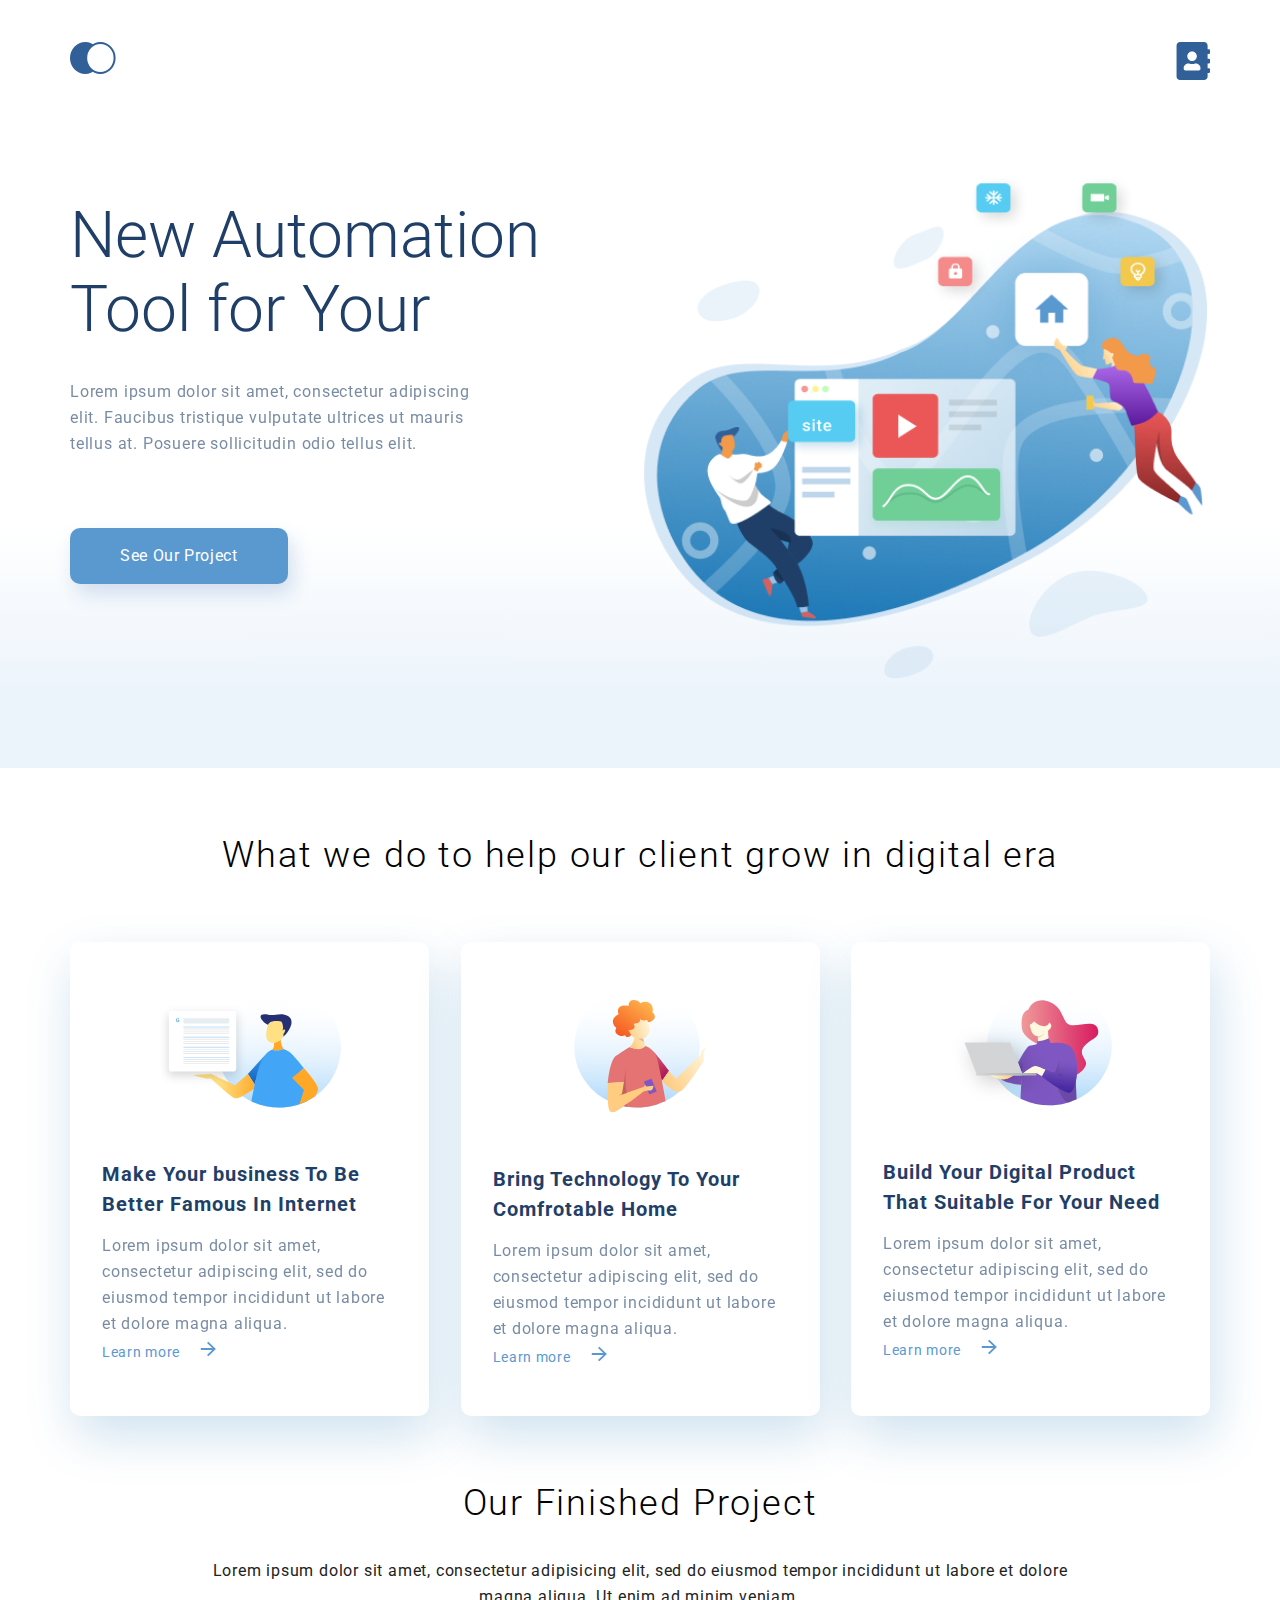
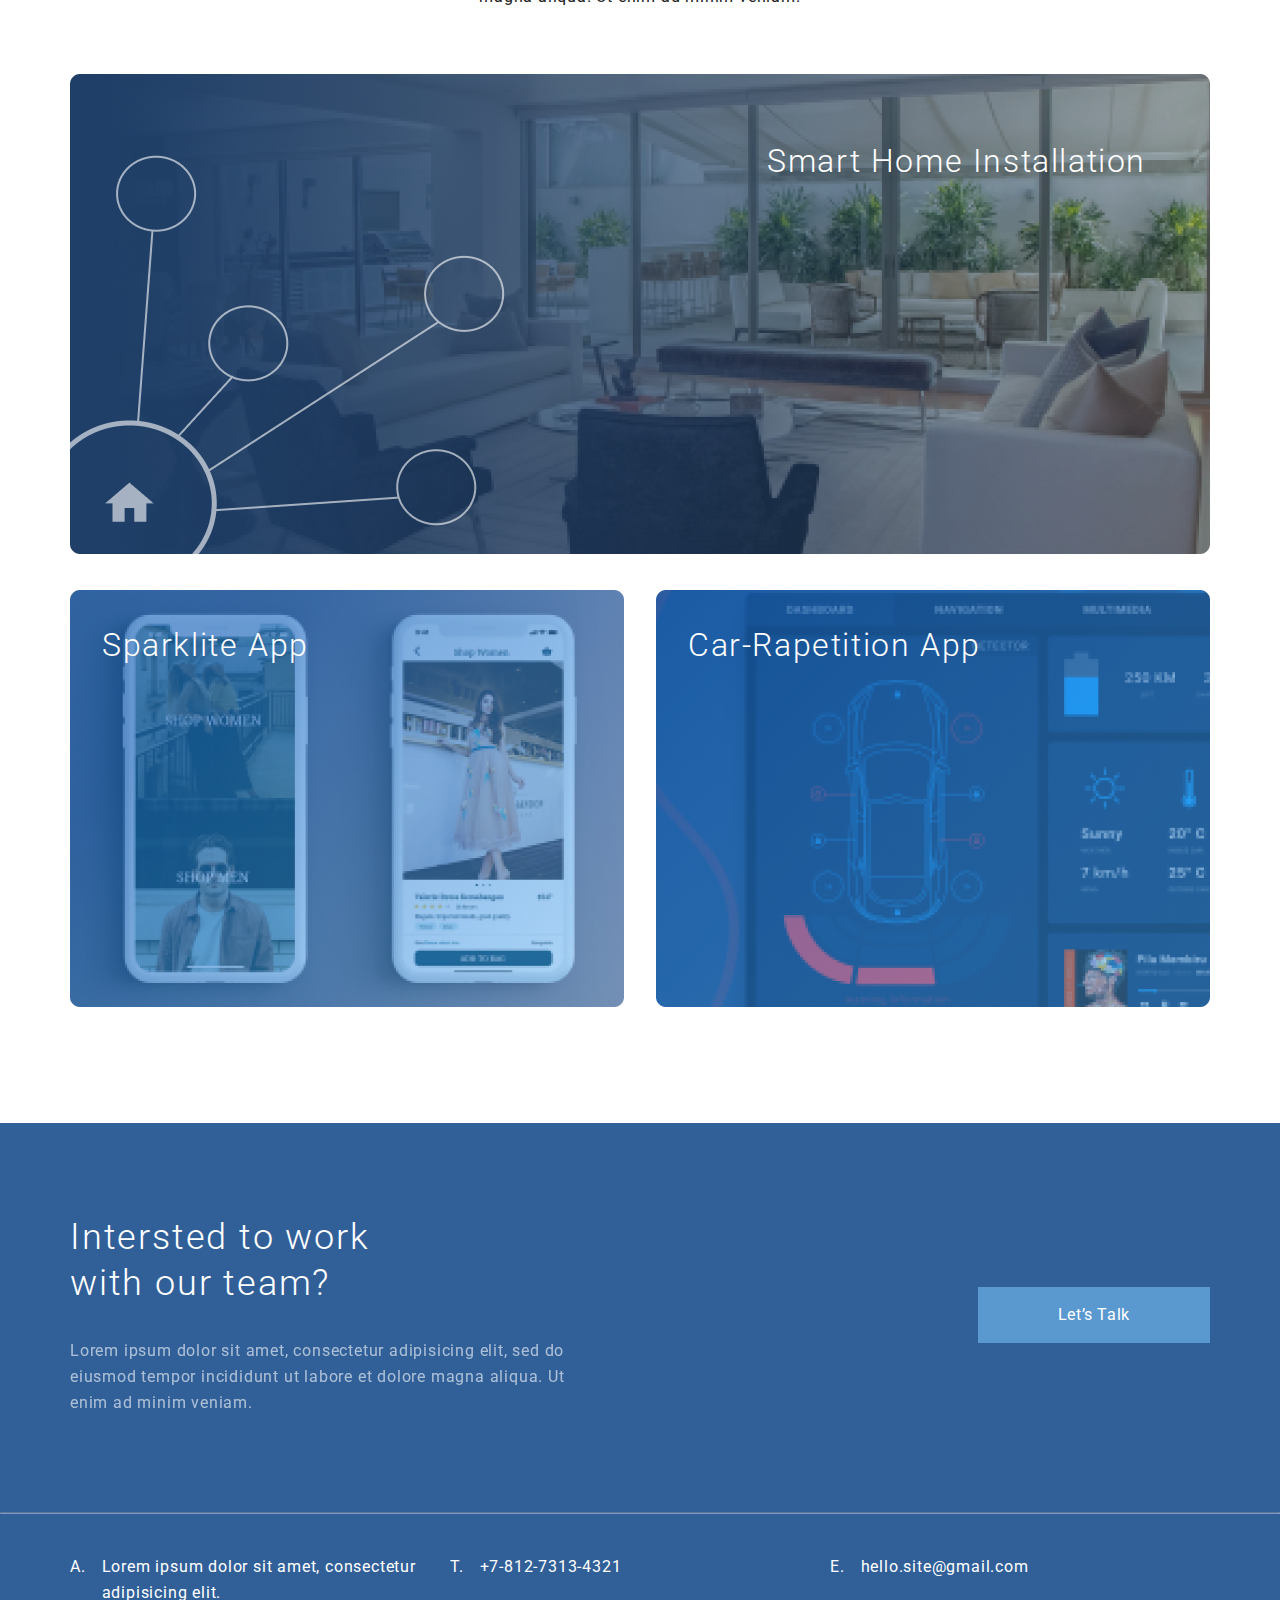
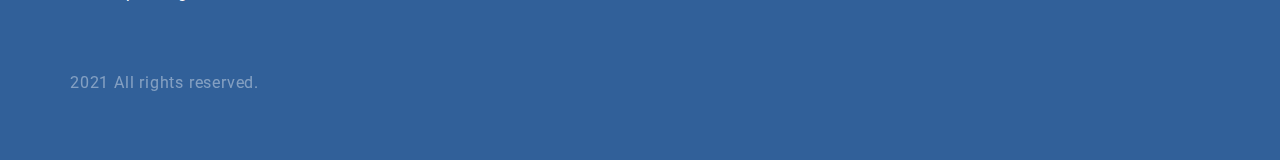
<file: source/New_Automation/index.html>
<!DOCTYPE html>
<html lang="en">

<head>
    <meta charset="UTF-8">
    <meta http-equiv="X-UA-Compatible" content="IE=edge">
    <meta name="viewport" content="width=device-width, initial-scale=1.0">
    <title>Tool</title>
    <link rel="stylesheet" href="style.css">
    <link rel="preconnect" href="https://fonts.gstatic.com">
    <link href="https://fonts.googleapis.com/css2?family=Roboto:wght@400;500;700;900&amp;display=swap" rel="stylesheet">
    <!-- icon -->
    <link rel="apple-touch-icon" sizes="57x57" href="fav/apple-icon-57x57.png">
    <link rel="apple-touch-icon" sizes="60x60" href="fav/apple-icon-60x60.png">
    <link rel="apple-touch-icon" sizes="72x72" href="fav/apple-icon-72x72.png">
    <link rel="apple-touch-icon" sizes="76x76" href="fav/apple-icon-76x76.png">
    <link rel="apple-touch-icon" sizes="114x114" href="fav/apple-icon-114x114.png">
    <link rel="apple-touch-icon" sizes="120x120" href="fav/apple-icon-120x120.png">
    <link rel="apple-touch-icon" sizes="144x144" href="fav/apple-icon-144x144.png">
    <link rel="apple-touch-icon" sizes="152x152" href="fav/apple-icon-152x152.png">
    <link rel="apple-touch-icon" sizes="180x180" href="fav/apple-icon-180x180.png">
    <link rel="icon" type="image/png" sizes="192x192" href="fav/android-icon-192x192.png">
    <link rel="icon" type="image/png" sizes="32x32" href="fav/favicon-32x32.png">
    <link rel="icon" type="image/png" sizes="96x96" href="fav/favicon-96x96.png">
    <link rel="icon" type="image/png" sizes="16x16" href="fav/favicon-16x16.png">
    <link rel="manifest" href="/manifest.json">
    <meta name="msapplication-TileColor" content="#ffffff">
    <meta name="msapplication-TileImage" content="fav/ms-icon-144x144.png">
    <meta name="theme-color" content="#ffffff">
</head>

<body>
    <div class="top">
        <div class="container top__box">
            <ul class="header">
                <li><a href="index.html"><img src="img/logo.svg" alt="logo"></a></li>
                <li><a href="contacts.html"><img src="img/contacts.svg" alt="contacts"></a></li>
            </ul>
            <div class="top__content-info">
                <h1 class="top__heading">New Automation Tool for Your</h1>
                <p class="paragraph top__paragraph">Lorem ipsum dolor sit amet, consectetur adipiscing elit. Faucibus
                    tristique vulputate ultrices ut mauris tellus at. Posuere sollicitudin odio tellus elit.
                </p>
                <a href="#" class="top__button">See Our Project</a>
            </div>
        </div>
    </div>
    <div class="what-we-do container">
        <h3 class="heading">What we do to help our client grow in digital era</h3>
        <div class="cards__container">
            <div class="card">
                <img src="img/card-1.svg" class="card__img" alt="card 1">
                <h4 class="heading__mini">Make Your business To Be Better Famous In Internet</h4>
                <p class="paragraph">Lorem ipsum dolor sit amet, consectetur adipiscing elit, sed do eiusmod tempor
                    incididunt ut labore et dolore magna aliqua.
                </p>
                <a href="#" class="card__link">Learn more</a>
            </div>
            <div class="card">
                <img src="img/card-2.svg" class="card__img" alt="card 2">
                <h4 class="heading__mini">Bring Technology To Your Comfrotable Home</h4>
                <p class="paragraph">Lorem ipsum dolor sit amet, consectetur adipiscing elit, sed do eiusmod tempor
                    incididunt ut labore et dolore magna aliqua.
                </p>
                <a href="#" class="card__link">Learn more</a>
            </div>
            <div class="card">
                <img src="img/card-3.svg" class="card__img" alt="card 3">
                <h4 class="heading__mini">Build Your Digital Product That Suitable For Your Need</h4>
                <p class="paragraph">Lorem ipsum dolor sit amet, consectetur adipiscing elit, sed do eiusmod tempor
                    incididunt ut labore et dolore magna aliqua.
                </p>
                <a href="#" class="card__link">Learn more</a>
            </div>
        </div>
    </div>
    <div class="project container">
        <h3 class="heading">Our Finished Project</h3>
        <p class="paragraph paragraph__project">Lorem ipsum dolor sit amet, consectetur adipisicing elit, sed do eiusmod
            tempor incididunt ut labore et dolore magna aliqua. Ut enim ad minim veniam.
        </p>
        <div class="project__item">
            <img src="img/project-1.png" class="project__img" alt="photo 1">
            <p class="project__text">Smart Home Installation</p>
        </div>
        <div class="project__parent">
            <div class="project__item project__item_margin">
                <img src="img/project-2.png" class="project__img" alt="photo 2">
                <p class="project__text project__text-left">Sparklite App</p>
            </div>
            <div class="project__item">
                <img src="img/project-3.png" class="project__img" alt="photo 3">
                <p class="project__text project__text-left">Car-Rapetition App</p>
            </div>
        </div>
    </div>
    <div class="footer">
        <div class="container">
            <div class="footer__top">
                <div class="footer__text">
                    <h3 class="heading bottom-h">Intersted to work with our team?</h3>
                    <p class="paragraph bottom-p">Lorem ipsum dolor sit amet, consectetur adipisicing elit, sed
                        do
                        eiusmod tempor incididunt ut labore et dolore magna aliqua. Ut enim ad minim veniam.
                    </p>
                </div>
                <a href="#" class="footer__link">Let’s Talk</a>
            </div>
        </div>
        <hr style="opacity: 0.4;">
        <div class="container">
            <div class="footer__bottom">
                <ul class="footer__info">
                    <li class="footer__list">Lorem ipsum dolor sit amet, consectetur adipisicing elit.</li>
                    <li class="footer__list">+7-812-7313-4321</li>
                    <li class="footer__list">hello.site@gmail.com</li>
                </ul>
                <div class="footer__copy">
                    <p class="paragraph copy">2021 All rights reserved.</p>
                </div>
            </div>
        </div>
    </div>
</body>

</html>
</file>
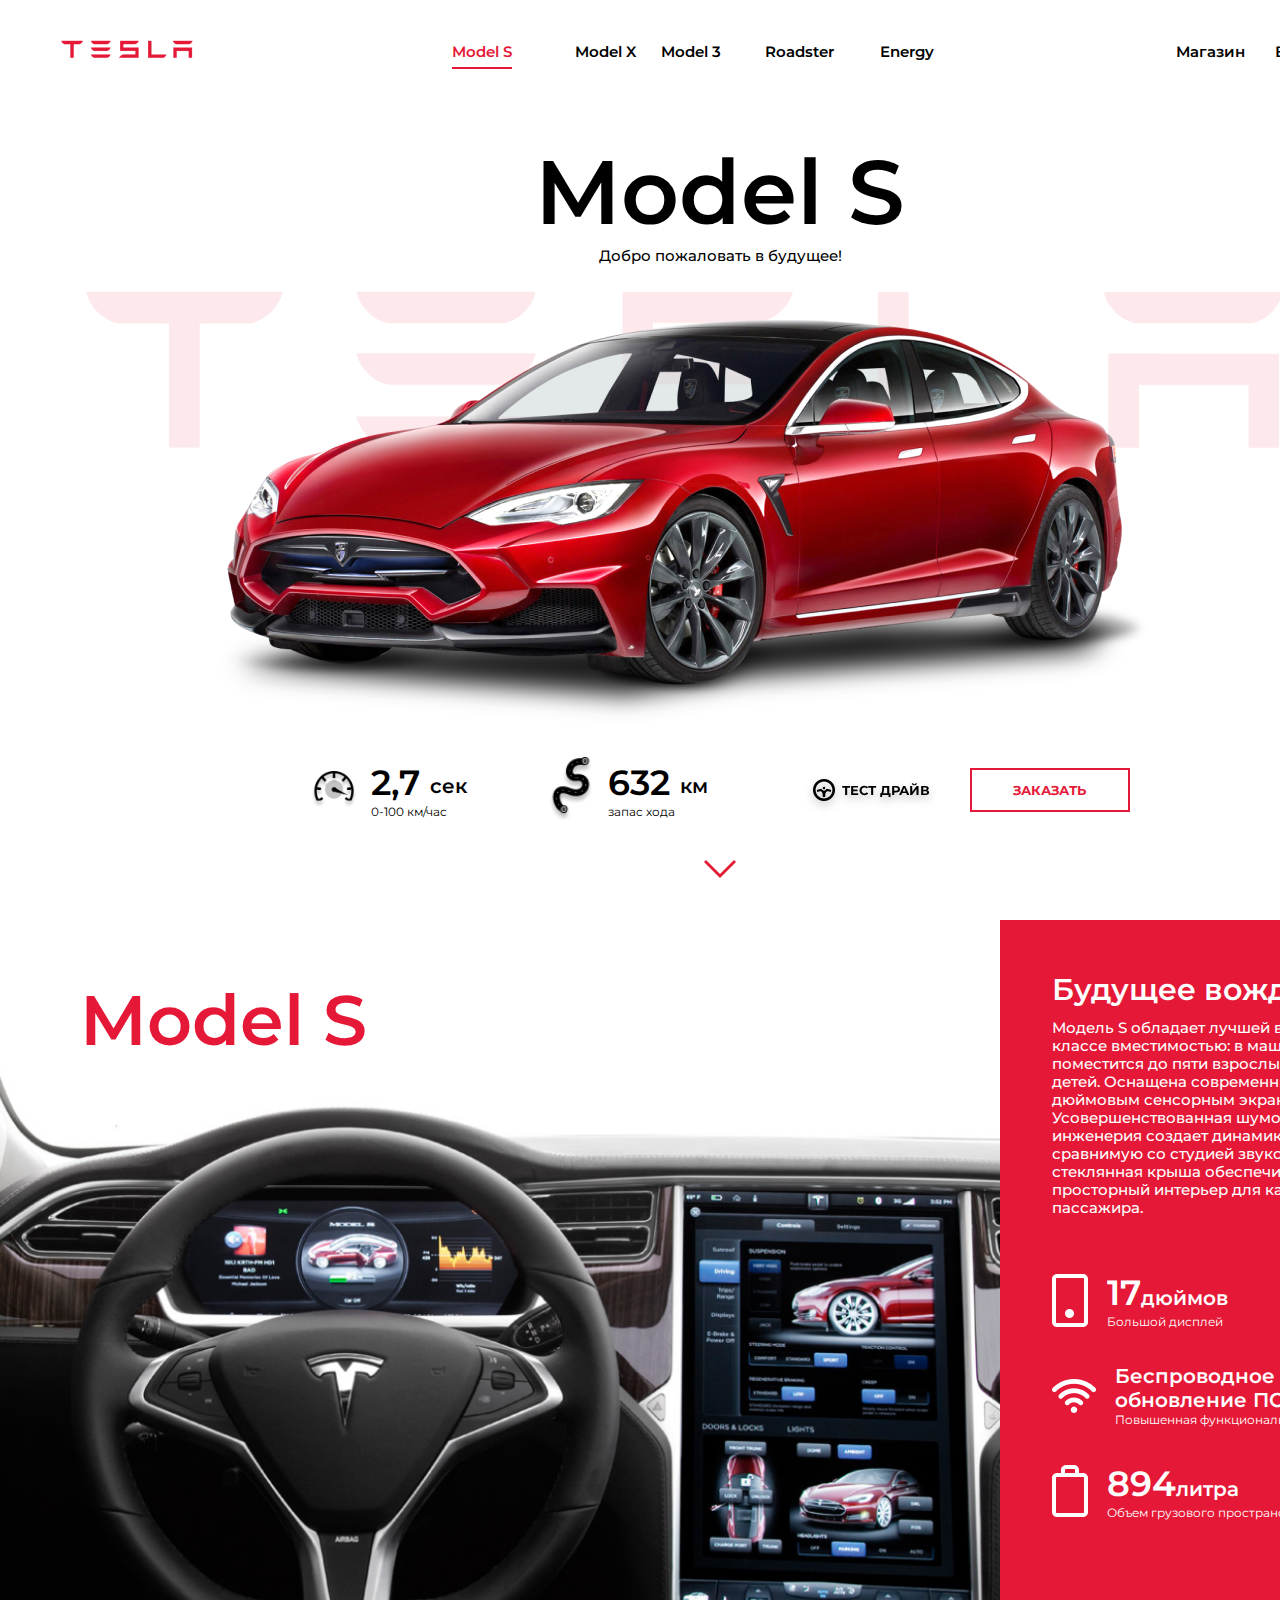
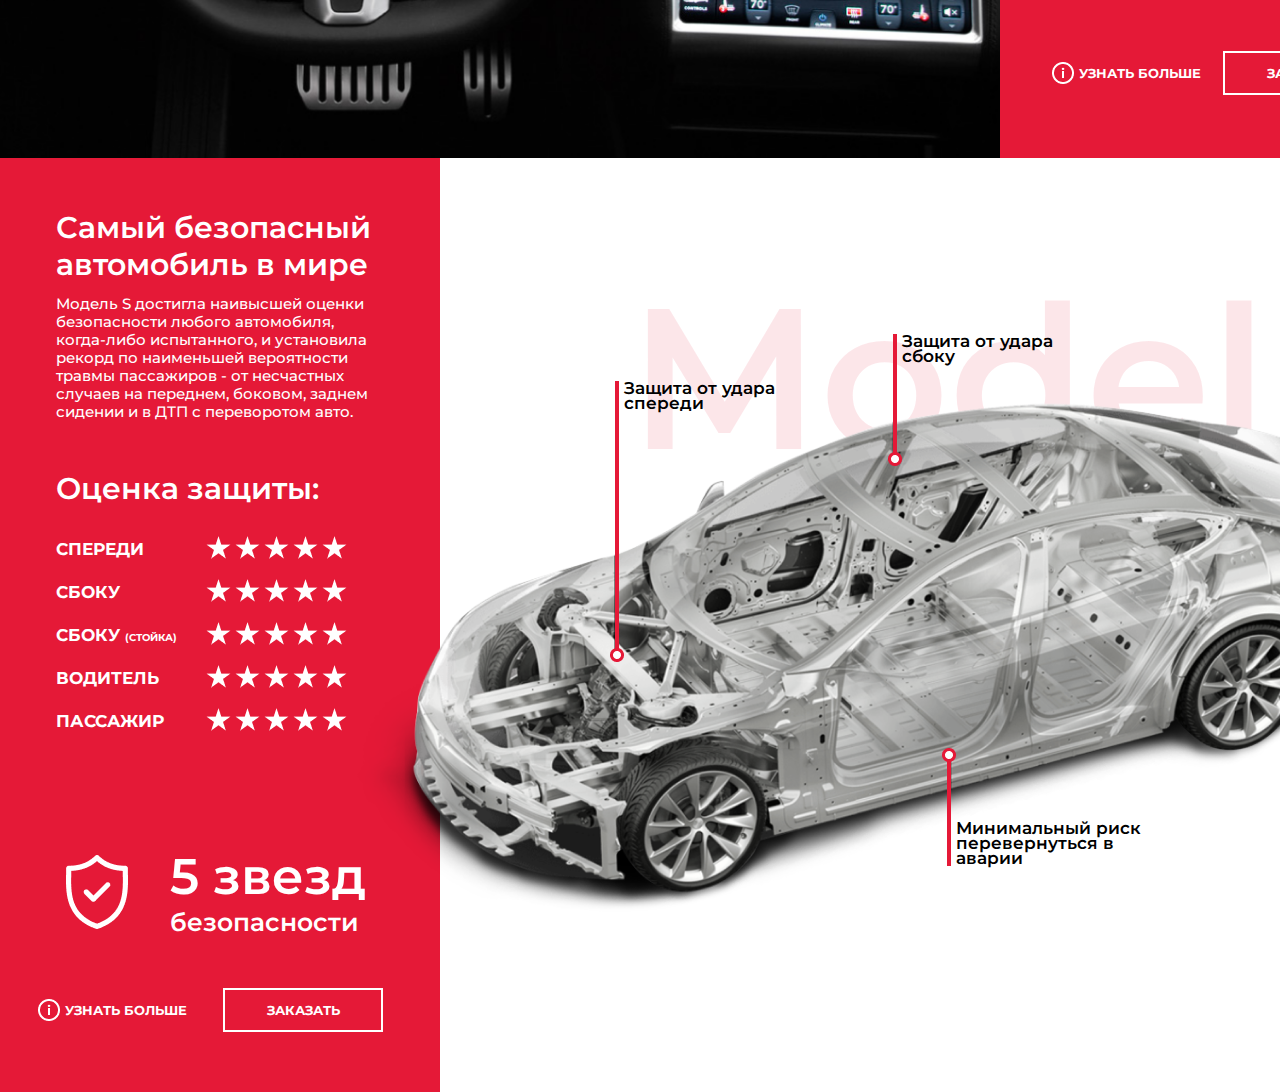
<file: source/tesla/index.html>
<!DOCTYPE html>
<html lang="en">
<head>
    <meta charset="UTF-8">
    <meta name="viewport" content="width=device-width, initial-scale=1.0">
    <title>Tesla</title>
    <link href="https://fonts.googleapis.com/css2?family=Montserrat:wght@300;400;500;600;700&display=swap" rel="stylesheet">
    <link rel="stylesheet" href="css/style.css">
</head>
<body>
    <header class="header">
        <div class="container">
            <nav>
                <div class="logo">
                    <a href="#"><img src="img/Tesla-Wordmark-Red.png" alt=""></a>
                </div>
                <ul class="menu_1">
                    <li><a href="" class="item1 menu__item active">Model S</a></li>
                    <li><a href="" class="item2 menu__item">Model X</a></li>
                    <li><a href="" class="item3 menu__item">Model 3</a></li>
                    <li><a href="" class="item4 menu__item">Roadster</a></li>
                    <li><a href="" class="item5 menu__item">Energy</a></li>
                </ul>
                <ul class="menu_2">
                    <li><a href="" class="menu__item">Магазин</a></li>
                    <li><a href="" class="menu__item">Войти</a></li>
                    <li><a href=""><img src="img/menu.png" alt=""></a></li>
                </ul>
            </nav>
            <div class="tesla_title">
                <h1>Model S</h1>
                <p>Добро пожаловать в будущее!</p>
            </div>
            <div class="tesla_info">
                <div class="info_block">
                    <img class="info_block_img" src="img/Speed.png" alt="">
                    <div class="info_block_text">
                        <div class="info_block_text1">2,7 <span>сек</span></div>
                        <div class="info_block_text2">0-100 км/час</div>
                    </div>
                </div>
                <div class="info_block">
                    <img class="info_block_img" src="img/Road icon.png" alt="">
                    <div class="info_block_text">
                        <div class="info_block_text1">632 <span>км</span></div>
                        <div class="info_block_text2">запас хода</div>
                    </div>
                </div>
                <div class="test_drive">
                    <img src="img/steering-wheel.png" alt="">
                    <div>Тест драйв</div>
                </div>
                <div class="order">Заказать</div>
            </div>
            <a href="" class="go_bottom"><img src="img/Vector-1.png" alt=""></a>
        </div>
    </header>
    <section class="main">
        <div class="container">
            <div class="main__inner">
                <div class="left-section">
                    <h2>Model S</h2>
                </div>
                <div class="right-section">
                    <div class="main-top-inner">
                        <div class="main-top">
                            <h3>Будущее вождения</h3>
                            <p>Модель S обладает лучшей в своем классе вместимостью: в машине поместится до пяти взрослых и двух детей. Оснащена современным 17-дюймовым сенсорным экраном. Усовершенствованная шумовая инженерия создает динамику звука, сравнимую со студией звукозаписи, а стеклянная крыша обеспечивает просторный интерьер для каждого пассажира.</p>
                        </div>
                        <div class="features-box">
                            <div class="features">
                                <img class="features__img" src="img/Display.png" alt="">
                                <div class="features__text-box">
                                    <h4 class="features__title"><span class="features__accent">17</span>дюймов</h4>
                                    <p class="features__text">Большой дисплей</p>
                                </div>
                            </div>
                            <div class="features">
                                <img class="features__img" src="img/Wireless.png" alt="">
                                <div class="features__text-box">
                                    <h4 class="features__title">Беспроводное обновление ПО</h4>
                                    <p class="features__text">Повышенная функциональность</p>
                                </div>
                            </div>
                            <div class="features">
                                <img class="features__img" src="img/Bag capacity.png" alt="">
                                <div class="features__text-box">
                                    <h4 class="features__title"><span class="features__accent">894</span>литра</h4>
                                    <p class="features__text">Объем грузового пространства</p>
                                </div>
                            </div>
                        </div>
                    </div>
                    <div class="main-bottom">
                        <div class="information">
                            <img src="img/Learn.png" alt="">
                            <div><a href="#">Узнать больше</a></div>
                        </div>
                        <div class="order inverse__button">Заказать</div>
                    </div>
                </div>
            </div>
        </div>
    </section>
    <footer class="footer">
        <div class="container">
            <div class="footer__inner">
                <div class="footer__left">
                    <div class="footer__left-head">
                        <h3>Самый безопасный автомобиль в мире</h3>
                        <p>Модель S достигла наивысшей оценки безопасности любого автомобиля, когда-либо испытанного, и установила рекорд по наименьшей вероятности травмы пассажиров - от несчастных случаев на переднем, боковом, заднем сидении и в ДТП с переворотом авто.</p>
                    </div>
                    <div class="footer__left-body">
                        <h3>Оценка защиты:</h3>
                        <div class="rating">
                            <div class="rating__title">спереди <span class="rating__add"></span></div>
                            <div class="rating__star">
                                <img src="img/Star.png" alt="">
                                <img src="img/Star.png" alt="">
                                <img src="img/Star.png" alt="">
                                <img src="img/Star.png" alt="">
                                <img src="img/Star.png" alt="">
                            </div>
                        </div>
                        <div class="rating">
                            <div class="rating__title">сбоку</div>
                            <div class="rating__star">
                                <img src="img/Star.png" alt="">
                                <img src="img/Star.png" alt="">
                                <img src="img/Star.png" alt="">
                                <img src="img/Star.png" alt="">
                                <img src="img/Star.png" alt="">
                            </div>
                        </div>
                        <div class="rating">
                            <div class="rating__title">сбоку <span class="rating__add">(стойка)</span></div>
                            <div class="rating__star">
                                <img src="img/Star.png" alt="">
                                <img src="img/Star.png" alt="">
                                <img src="img/Star.png" alt="">
                                <img src="img/Star.png" alt="">
                                <img src="img/Star.png" alt="">
                            </div>
                        </div>
                        <div class="rating">
                            <div class="rating__title">водитель</div>
                            <div class="rating__star">
                                <img src="img/Star.png" alt="">
                                <img src="img/Star.png" alt="">
                                <img src="img/Star.png" alt="">
                                <img src="img/Star.png" alt="">
                                <img src="img/Star.png" alt="">
                            </div>
                        </div>
                        <div class="rating">
                            <div class="rating__title">пассажир</div>
                            <div class="rating__star">
                                <img src="img/Star.png" alt="">
                                <img src="img/Star.png" alt="">
                                <img src="img/Star.png" alt="">
                                <img src="img/Star.png" alt="">
                                <img src="img/Star.png" alt="">
                            </div>
                        </div>
                    </div>
                    <div class="footer__left-bottom">
                        <div class="features">
                            <img class="features__img" src="img/security.png" alt="">
                            <div class="features__text-box">
                                <h4 class="features__title">5 звезд</h4>
                                <p class="features__text">безопасности</p>
                            </div>
                        </div>
                        <div class="main-bottom">
                            <div class="information">
                                <img src="img/Learn.png" alt="">
                                <div><a href="#">Узнать больше</a></div>
                            </div>
                            <div class="order inverse__button">Заказать</div>
                        </div>
                    </div>
                </div>
                <div class="footer__right">
                    <div class="footer__model-text">Model S</div>
                    <img class="footer__img" src="img/Car frame.png" alt="">
                    <div class="footer__info item-1">
                        <img src="img/Group 14.png" alt="">
                        <div>Защита от удара спереди</div>
                    </div>
                    <div class="footer__info item-2">
                        <img src="img/Group 15.png" alt="">
                        <div>Защита от удара сбоку</div>
                    </div>
                    <div class="footer__info item-3">
                        <img src="img/Group 16.png" alt="">
                        <div>Минимальный риск перевернуться в аварии</div>
                    </div>
                </div>
            </div>
        </div>
    </footer>
</body>
</html>
</file>
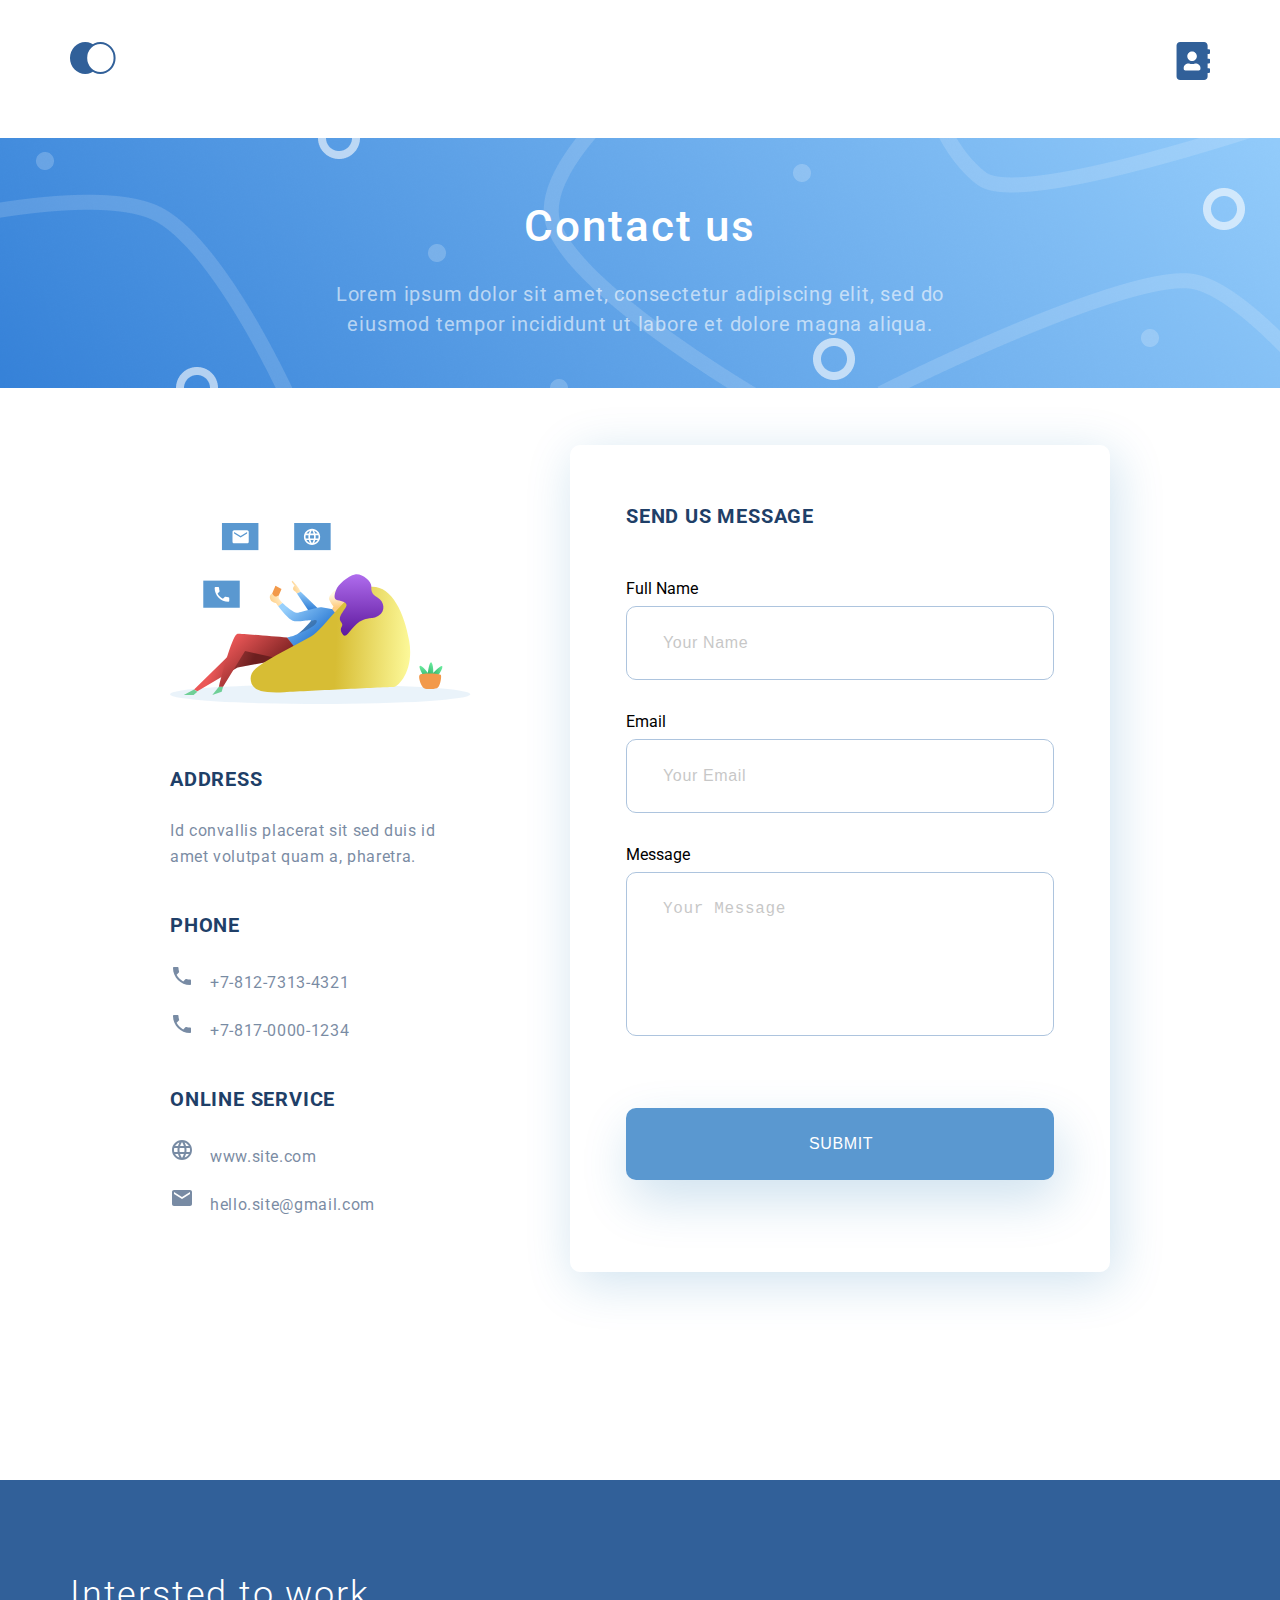
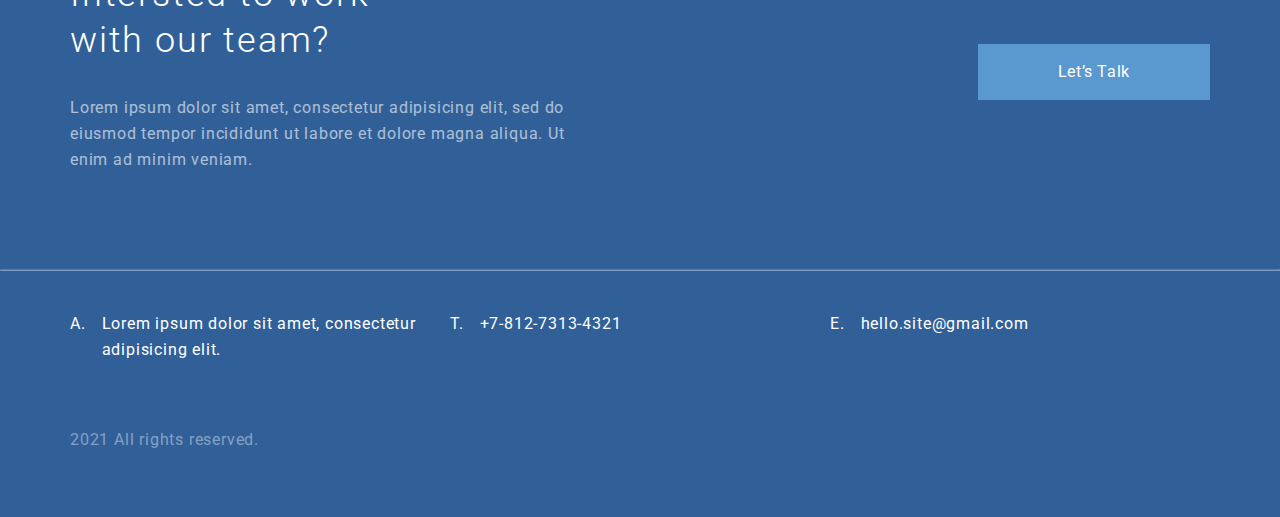
<file: source/New_Automation/contacts.html>
<!DOCTYPE html>
<html lang="en">

<head>
    <meta charset="UTF-8">
    <meta http-equiv="X-UA-Compatible" content="IE=edge">
    <meta name="viewport" content="width=device-width, initial-scale=1.0">
    <title>Tool</title>
    <link rel="stylesheet" href="style.css">
    <link rel="preconnect" href="https://fonts.gstatic.com">
    <link href="https://fonts.googleapis.com/css2?family=Roboto:wght@400;500;700;900&amp;display=swap" rel="stylesheet">
    <script type="text/javascript" charset="utf-8" async
        src="https://api-maps.yandex.ru/services/constructor/1.0/js/?um=constructor%3A972c3a01967ccde3e19ba55ffd90c603f96eb8c6c1d53472bdb9350bc6c9ec80&amp;height=480&amp;id=mymap&amp;lang=ru_RU&amp;scroll=true">
    </script>
    <!-- icon -->
    <link rel="apple-touch-icon" sizes="57x57" href="fav/apple-icon-57x57.png">
    <link rel="apple-touch-icon" sizes="60x60" href="fav/apple-icon-60x60.png">
    <link rel="apple-touch-icon" sizes="72x72" href="fav/apple-icon-72x72.png">
    <link rel="apple-touch-icon" sizes="76x76" href="fav/apple-icon-76x76.png">
    <link rel="apple-touch-icon" sizes="114x114" href="fav/apple-icon-114x114.png">
    <link rel="apple-touch-icon" sizes="120x120" href="fav/apple-icon-120x120.png">
    <link rel="apple-touch-icon" sizes="144x144" href="fav/apple-icon-144x144.png">
    <link rel="apple-touch-icon" sizes="152x152" href="fav/apple-icon-152x152.png">
    <link rel="apple-touch-icon" sizes="180x180" href="fav/apple-icon-180x180.png">
    <link rel="icon" type="image/png" sizes="192x192" href="fav/android-icon-192x192.png">
    <link rel="icon" type="image/png" sizes="32x32" href="fav/favicon-32x32.png">
    <link rel="icon" type="image/png" sizes="96x96" href="fav/favicon-96x96.png">
    <link rel="icon" type="image/png" sizes="16x16" href="fav/favicon-16x16.png">
    <link rel="manifest" href="/manifest.json">
    <meta name="msapplication-TileColor" content="#ffffff">
    <meta name="msapplication-TileImage" content="fav/ms-icon-144x144.png">
    <meta name="theme-color" content="#ffffff">
</head>

<body>
    <div class="container">
        <ul class="header">
            <li><a href="index.html"><img src="img/logo.svg" alt="logo"></a></li>
            <li><a href="contacts.html"><img src="img/contacts.svg" alt="contacts"></a></li>
        </ul>
    </div>
    <div class="contatcs__header">
        <div class="top__contacts-info container">
            <h2 class="contatcs__headeing">Contact us</h2>
            <p class="paragraph paragraph__contact">Lorem ipsum dolor sit amet, consectetur adipiscing elit, sed do
                eiusmod tempor incididunt ut labore et dolore magna aliqua.</p>
        </div>
    </div>
    <div class="wrapper container">
        <div class="contacts">
            <img src="img/adress.svg" class="contacts__img" alt="photo">
            <h4 class="heading__mini heading-contacts">Address</h4>
            <p class="paragraph paragraph__adress">Id convallis placerat sit sed duis id amet volutpat quam a, pharetra.
            </p>
            <h4 class="heading__mini heading-contacts">Phone</h4>
            <ul class="phone__info">
                <li class="list__info list-1">+7-812-7313-4321</li>
                <li class="list__info list-1">+7-817-0000-1234</li>
            </ul>
            <h4 class="heading__mini heading-contacts">Online service</h4>
            <ul class="online__info">
                <li class="list__info list-2"><a href="www.site.com" class="service__info"
                        target="_blank">www.site.com</a>
                </li>
                <li class="list__info list-2"><a href="hello.site@gmail.com"
                        class="service__info">hello.site@gmail.com</a>
                </li>
            </ul>
        </div>
        <form action="#" class="form">
            <h4 class="heading__mini heading-contacts heading-form">Send us message</h4>
            <label for="name">Full Name</label>
            <input class="form__style" id="name" type="text" placeholder="Your Name">
            <label for="mail">Email</label>
            <input class="form__style" id="mail" type="email" placeholder="Your Email">
            <label for="text">Message</label>
            <textarea class="form__style form-margin" id="text" cols="30" rows="4"
                placeholder="Your Message"></textarea>
            <button class="form__style-button" type="submit">submit</button>
        </form>
    </div>
    <div class="map container" id="mymap"></div>
    <div class="footer">
        <div class="container">
            <div class="footer__top">
                <div class="footer__text">
                    <h3 class="heading bottom-h">Intersted to work with our team?</h3>
                    <p class="paragraph bottom-p">Lorem ipsum dolor sit amet, consectetur adipisicing elit, sed do
                        eiusmod tempor
                        incididunt ut labore et dolore magna aliqua. Ut enim ad minim veniam.</p>
                </div>
                <a href="#" class="footer__link">Let’s Talk</a>
            </div>
        </div>
        <hr style="opacity: 0.4;">
        <div class="container">
            <div class="footer__bottom">
                <ul class="footer__info">
                    <li class="footer__list">Lorem ipsum dolor sit amet, consectetur adipisicing elit.</li>
                    <li class="footer__list">+7-812-7313-4321</li>
                    <li class="footer__list">hello.site@gmail.com</li>
                </ul>
                <div class="footer__copy">
                    <p class="paragraph copy">2021 All rights reserved.</p>
                </div>
            </div>
        </div>
    </div>
</body>

</html>
</file>
<file: style.css>
body {
  margin: 0;
  min-width: 960px;
  font-family: "Montserrat", "Helvetica", "Arial", sans-serif;
  font-size: 16px;
  line-height: 32px;
  color: #f2f2f2;
  background-color: #080208;
  background-image: url("img/b-img/hero-bg.jpg");
  background-repeat: no-repeat;
  background-position: top center;
}

.container {
  max-width: 1140px;
  margin: 0 auto;
  padding: 0 16px;
}

.nav {
  display: flex;
  align-items: center;
  list-style: none;
  box-sizing: border-box;
  min-height: 0;
  min-width: 0;
  justify-content: end;
}

.page-header {
  margin: 0 0 180px;
  padding: 32px 0 32px;
}

.page-header .container,
.page-footer .container {
  max-width: 1408px;
  text-align: right;
}

.page-header a {
  margin-left: 56px;
  color: #fea18d;
  text-decoration: none;
  background-repeat: no-repeat;
  background-position: left;
}

a.btn {
  display: flex;
  flex: 0 0 auto;
  align-items: center;
  text-decoration: none;
  background: #fea18d;
  color: #0e1212;
  padding: 0 1rem;
  height: 2rem;
  border-radius: 3rem;
  line-height: 2rem;
  width: fit-content;
}

.btn .ico {
  margin-left: .5rem;
  height: 14px;
  width: 14px;
}

a .ico {
  overflow: visible;
  width: 1.5rem;
  height: 1.5rem;
  stroke: #0e1212;
  fill: #fea18d;
  stroke-width: 2px;
}

a,
.theme-button {
  opacity: 1;
  transition: 0.5s;
}

a:hover,
.theme-button:hover {
  opacity: 0.6;
}

.arrow-btn {
  background-color: #f0d89eb8;
  border: none;
  color: #8b3540;
  text-align: center;
  font-size: 16px;
  display: inline-block;
  text-decoration: none;
  cursor: pointer;
  padding: 0 1rem;
  height: 2rem;
  border-radius: 1rem;
  width: 3rem;
}

.email {
  padding-left: 30px;
  background-image: url("img/b-img/email.svg");
}

.github {
  padding-left: 35px;
  background-image: url("img/b-img/github.svg");
}

/* theme change */
.theme-button {
  width: 2rem;
  height: 2rem;
  background-color: transparent;
  border: none;
  padding: 0;
  text-align: center;
  text-decoration: none;
  display: inline-block;
  font-size: 16px;
  margin-left: 56px;
  cursor: pointer;
  background-image: url("img/b-img/moon.svg");
  background-repeat: no-repeat;
}

.hero-image {
  margin-bottom: 400px;
}

.hero-image .container {
  max-width: 1408px;
  text-align: center;
}

.heading {
  margin: 0 0 24px;
  font-size: 80px;
  line-height: 96px;
}

.hero-image p {
  margin: 0;
  font-size: 32px;
  line-height: 48px;
  margin-bottom: 220px;
}

.intro {
  margin: 0 0 400px;
}

.intro h3,
.portfolio h3 {
  margin: 0 0 12px;
  font-size: 28px;
  line-height: 40px;
  font-weight: 500;
}

.intro p {
  margin: 0 0 32px;
}

.subheading {
  margin: 0 0 56px;
  font-size: 56px;
  line-height: 80px;
  text-align: center;
}

.skills-list {
  display: block;
  text-align: center;
  position: relative;
  margin-top: 50px;
}

.skill-card {
  width: 70px;
  height: 225px;
  position: absolute;
  top: 0px;
  border-radius: 5px;
  border-top: solid 2px rgba(0, 0, 0, .2);
  border-left: solid 3px rgba(255, 255, 255, .2);
  border-bottom: solid 3px rgba(0, 0, 0, .2);
  text-align: center;
  box-sizing: border-box;
  transform-origin: center 90%;
  display: inline-block;
  backface-visibility: hidden;
  margin-left: -35px;
  transform: rotate(0deg);
}

.skill-card:before {
  width: 16px;
  height: 16px;
  content: "";
  background-color: #FFFFFF;
  display: inline-block;
  border-radius: 8px;
  bottom: 10px;
  position: absolute;
  margin-left: -8px;
}

.skill-card:nth-child(1) {
  background-color: #7c4dff;
  animation: swatch-purple-motion 6s cubic-bezier(0.4, 0.0, 0.2, 1) infinite;
  background-image: url("img/figma.svg");
  background-repeat: no-repeat;
  background-position: top center;
}

.skill-card:nth-child(2) {
  background-color: #1473e6;
  animation: swatch-azure-motion 6s cubic-bezier(0.4, 0.0, 0.2, 1) infinite;
  background-image: url("img/photoshop.svg");
  background-repeat: no-repeat;
  background-position: top center;
}

.skill-card:nth-child(3) {
  background-color: #42b983;
  animation: swatch-mint-motion 6s cubic-bezier(0.4, 0.0, 0.2, 1) infinite;
  background-image: url("img/vue-js.svg");
  background-repeat: no-repeat;
  background-position: top center;
}

.skill-card:nth-child(4) {
  background-color: #026e00;
  animation: swatch-green-motion 6s cubic-bezier(0.4, 0.0, 0.2, 1) infinite;
  background-image: url("img/node.svg");
  background-repeat: no-repeat;
  background-position: top center;
}

.skill-card:nth-child(5) {
  background-color: #113ea6;
  animation: swatch-blue-motion 6s cubic-bezier(0.4, 0.0, 0.2, 1) infinite;
  background-image: url("img/css.svg");
  background-repeat: no-repeat;
  background-position: top center;
}

.skill-card:nth-child(6) {
  background-color: #d8471f;
  animation: swatch-orange-motion 6s cubic-bezier(0.4, 0.0, 0.2, 1) infinite;
  background-image: url("img/html.svg");
  background-repeat: no-repeat;
  background-position: top center;
}

.skill-card:nth-child(7) {
  background-color: #e3c328;
  animation: swatch-yellow-motion 6s cubic-bezier(0.4, 0.0, 0.2, 1) infinite;
  background-image: url("img/js.svg");
  background-repeat: no-repeat;
  background-position: top center;
}

/*  */
@keyframes swatch-purple-motion {
  0% {
    transform: rotate(0deg);
  }

  30%,
  70% {
    transform: rotate(-80deg);
  }

  90%,
  10% {
    transform: rotate(0deg);
  }
}

@keyframes swatch-azure-motion {
  0% {
    transform: rotate(0deg);
  }

  30%,
  70% {
    transform: rotate(-55deg);
  }

  90%,
  10% {
    transform: rotate(0deg);
  }
}

@keyframes swatch-mint-motion {
  0% {
    transform: rotate(0deg);
  }

  30%,
  70% {
    transform: rotate(-30deg);
  }

  90%,
  10% {
    transform: rotate(0deg);
  }
}

@keyframes swatch-green-motion {
  0% {
    transform: rotate(0deg);
  }

  30%,
  70% {
    transform: rotate(0deg);
  }

  90%,
  10% {
    transform: rotate(0deg);
  }
}

@keyframes swatch-blue-motion {
  0% {
    transform: rotate(0deg);
  }

  30%,
  70% {
    transform: rotate(30deg);
  }

  90%,
  10% {
    transform: rotate(0deg);
  }
}

@keyframes swatch-orange-motion {
  0% {
    transform: rotate(0deg);
  }

  30%,
  70% {
    transform: rotate(55deg);
  }

  90%,
  10% {
    transform: rotate(0deg);
  }
}

@keyframes swatch-yellow-motion {
  0% {
    transform: rotate(0deg);
  }

  30%,
  70% {
    transform: rotate(80deg);
  }

  90%,
  10% {
    transform: rotate(0deg);
  }
}

.portfolio {
  margin: 0 0 120px;
}

.projects {
  margin: 0;
  padding: 0;
  list-style: none;
}

.projects li {
  margin: 0 0 80px;
}

.projects p {
  margin: 0 0 24px;
}

.page-footer {
  padding: 40px 0;
  background-color: #260c26;
}

.page-footer a {
  margin-left: 56px;
  color: #fea18d;
  text-decoration: none;
  background-repeat: no-repeat;
  background-position: left;
}

/* switching button */
.card {
  position: relative;
  display: flex;
  flex-direction: column;
  min-width: 0;
  word-wrap: break-word;
  background-color: #281034ff;
  background-clip: border-box;
  border: 1px solid rgba(0, 0, 0, .125);
  border-radius: .25rem;
  box-sizing: border-box;
}

.text-right {
  text-align: right !important;
  border: none;
  box-sizing: border-box;
  background-color: transparent;
}

.card-body {
  flex: 1 1 auto;
  padding: 1.25rem;
  min-height: 1px;
  box-sizing: border-box;
}

.row {
  display: flex;
  flex-wrap: wrap;
  margin-right: -15px;
  margin-left: -15px;
  box-sizing: border-box;
}

.col-md-4 {
  flex: 0 0 33.333333%;
  max-width: 33.333333%;
  position: relative;
  width: 100%;
  padding-right: 15px;
  padding-left: 15px;
  box-sizing: border-box;
}

.mb-4 {
  margin-bottom: 1.5rem !important;
  box-sizing: border-box;
}

.card-img,
.card-img-top {
  border-top-left-radius: calc(.25rem - 1px);
  border-top-right-radius: calc(.25rem - 1px);
  box-sizing: border-box;
}

.card-img,
.card-img-bottom,
.card-img-top {
  -ms-flex-negative: 0;
  flex-shrink: 0;
  width: 100%;
  box-sizing: border-box;
}

.card-img {
  vertical-align: middle;
  border-style: none;
  box-sizing: border-box;
}

.card-title {
  margin-bottom: .75rem;
  font-size: 2rem;
  font-weight: 500;
  line-height: 1.2;
  margin-top: 0;
  box-sizing: border-box;
}

.card-text {
  margin-top: 0;
  margin-bottom: 1rem;
  box-sizing: border-box;
}

.btn-sm {
  width: 3rem;
  height: 3rem;
  background-color: #fea18d;
  border: none;
  padding: 0;
  text-align: center;
  text-decoration: none;
  display: inline-block;
  font-size: 16px;
  cursor: pointer;
  background-image: url("img/grid-3x3-gap.svg");
  background-repeat: no-repeat;
  background-position: center;
  border-radius: 1rem;
}


/* cards look */
.list-view .btn-sm {
  background-image: url("img/view-list.svg");
}

.list-view .col-md-4 {
  flex: 0 0 100%;
  max-width: 100%;
}

/* Light theme */
.light-theme {
  color: #222222;
  background-color: #f2f4f6;
  background-image: url("img/w-img/hero-bg.jpg");
}

.light-theme .page-header a {
  color: #288be6;
}

.light-theme a.btn {
  background: #288be6;
  color: #0e1212;
}

.light-theme a .ico {
  stroke: #0e1212;
  fill: #288be6;
}

.light-theme .arrow-btn {
  background-color: #4a82ada3;
  color: #2a2e33;
}

.light-theme .email {
  background-image: url("img/w-img/email.svg");
}

.light-theme .github {
  background-image: url("img/w-img/github.svg");
}

.light-theme .theme-button {
  background-image: url("img/w-img/sun.svg");
}

.light-theme .card {
  background-color: #b9d3ee;
}

.light-theme .text-right {
  background-color: transparent;
}

.light-theme .btn-sm {
  background-color: #288be6;
}

.light-theme .page-footer {
  background-color: #304C66;
  color: #288be6;
}

.light-theme .page-footer a {
  color: inherit;
}
</file>
<file: source/Logitech_MX_Promo/style.css>
body {
    font-family: 'Roboto', sans-serif;
    -ms-text-size-adjust: 100%;
    -webkit-text-size-adjust: 100%;
    margin: 0;
}

/* center */
.center-content {
    display: flex;
    justify-content: center;
}

/* section top */
.top {
    background-color: #E0E1E2;
    padding-bottom: 48px;
}

.navbar {
    padding-top: 25px;
}

.navbar-dark .navbar-toggler {
    position: absolute;
    right: 25px;
    border-color: transparent;
}

/* absolut menu */
.mobi-menu {
    background-color: #2F3132;
    width: 100%;
    height: 100vh;
    position: fixed;
    right: 0;
    top: 0;
    z-index: 3;
}

.navbar-nav {
    max-width: 809px;
    align-items: center;
}

.nav-link {
    text-decoration: none;
    border-bottom: 1px transparent solid;
    transition: 0.2s;
}

.nav-link.active,
.nav-link:hover {
    border-bottom: 1px solid #fff;
    text-transform: uppercase;
}

/* end */

.header__logo {
    width: 130px;
}

.header__logo_white {
    display: none;
}

.navbar>.container,
.navbar>.container-fluid,
.navbar>.container-lg,
.navbar>.container-md,
.navbar>.container-sm,
.navbar>.container-xl,
.navbar>.container-xxl {
    justify-content: center;
}

.top__img {
    background-image: url(img/MX-Master\ 1.png);
    margin-top: 94px;
    margin-bottom: 67px;
    height: 230px;
    background-size: contain;
    background-repeat: no-repeat;
    background-position: center;
}

.heading {
    font-weight: 900;
    font-size: 20px;
    line-height: 23px;
    text-transform: uppercase;
    font-style: normal;
    text-align: center;
    color: #2F3132;
    margin-bottom: 20px;
}

.text {
    font-weight: normal;
    font-size: 14px;
    line-height: 16px;
    font-style: normal;
    text-align: center;
    color: #2F3132;
    margin-bottom: 0px;
}

.top__text-margin {
    margin-left: 59px;
    margin-right: 59px;
}

.text_margin {
    margin-left: 34px;
    margin-right: 33px;
}

.info_text {
    margin-left: 67px;
    margin-right: 61px;
}

.arrow {
    margin-top: 40px;
}

.top__svg {
    width: 42px;
    height: 22px;
}

/* section bluetooth */
.bluetooth {
    padding-top: 42px;
    background-color: #EDEDED;
    padding-bottom: 18px;
}

.bluetooth__icon {
    margin-bottom: 27px;
}

.bluetooth__heading {
    font-style: normal;
    font-weight: 900;
    font-size: 60px;
    line-height: 70px;
    text-align: center;
    text-transform: uppercase;
    color: #C4C4C4;
    margin-top: 31px;
}

.bluetooth__image {
    background-image: url(img/High_Resolution_PNG-MX\ Master\ 3\ LEFT\ GRAPHITE\ 1.png);
    height: 288px;
    background-size: contain;
    background-repeat: no-repeat;
    background-position: center bottom;
}

/* section info */
.info {
    padding-top: 70px;
    padding-bottom: 63px;
}

.info__item {
    border: 1px solid #2F3132;
    flex-basis: 166px;
    min-height: 94px;
    display: flex;
    padding-left: 17px;
    padding-right: 17px;
    flex-direction: column;
    justify-content: center;
}

.info__content {
    margin-top: 30px;
    margin-bottom: 28px;
    display: flex;
    justify-content: center;
    gap: 6px;
}

.info__heading {
    font-style: normal;
    font-weight: 900;
    font-size: 14px;
    line-height: 16px;
    text-align: center;
    color: #2F3132;
}

.info__margin {
    margin-bottom: 5px;
}

.carousel {
    margin-bottom: 100px;
}

.carousel-control-prev-icon {
    background-image: url(img/arrow-left.svg);
}

/* slider */
#bullet {
    width: 15px;
    height: 15px;
    float: left;
    margin-right: 15px;
    background-color: #fff;
    border-radius: 15px;
    cursor: pointer;
    transition: 0.3s ease;
    background: #2F3132;
    opacity: 0.5;
    border-top: 0;
    border-bottom: 0;
    margin-left: 0;
}

#bullet:last-child {
    margin-right: 0;
}

#bullet.active {
    cursor: auto;
    opacity: 1;
}

/* slider end */


/* section features */
.features {
    padding-top: 70px;
    padding-bottom: 219px;
    background-color: #EDEDED;
    background-image: url(img/High_Resolution_JPG-MX\ Lifestyle\ 2346\ 1.png);
    background-size: contain;
    background-repeat: no-repeat;
    background-position: bottom;
}

.features__ol {
    margin-top: 36px;
    padding-left: 54px;
}

.features__ol_margin {
    margin-bottom: 16px;
    text-align: left;
    width: 224px;
}

/* section settings */
.settings {
    padding-top: 70px;
    background-color: #EDEDED;
}

.settings__slider {
    margin: 35px 22px 60px 23px;
    height: 440px;
}

.indicators-style {
    margin-bottom: 0px;
}

.carousel__height {
    height: 440px;
}

.carousel__height-img {
    position: absolute;
    top: 0;
    left: 0;
    min-height: 440px;
}


.settings__content {
    background-color: #C4C4C4;
    padding: 23px 22px 26px 29px;
}

.settings__icons {
    display: flex;
    justify-content: space-between;
    margin-bottom: 20px;
}

.text_settins {
    color: #fff;
    margin-right: 11px;
    margin-left: 5px;
}

/* section mouse */
.mouse__text {
    padding-top: 70px;
    padding-bottom: 20px;
}

.mouse__image {
    height: 310px;
    background-size: contain;
    background-repeat: no-repeat;
    background-position: center;
}

.img_1 {
    background-image: url(img/image\ 1.png);
}

.img_2 {
    background-image: url(img/image\ 2.png);
}

.text__margin_center {
    margin-left: 34px;
    margin-right: 34px;
}

/* section footer */
.footer {
    padding: 22px 145px 37px;
    font-style: normal;
    font-weight: normal;
    font-size: 7px;
    line-height: 8px;
    text-align: center;
    color: #C7C8C8;
    background: #2F3132;
}

/* section tablet */
@media (min-width: 768px) {

    /* section top */
    .top {
        padding-bottom: 80px;
    }

    .navbar {
        padding-top: 54px;
    }

    .top__img {
        margin-bottom: 124px;
        margin-top: 159px;
        height: 514px;
    }

    .header__logo {
        width: 240px;
    }

    .heading {
        font-size: 40px;
        line-height: 47px;
        margin-bottom: 30px;
    }

    .text {
        font-size: 24px;
        line-height: 28px;
    }

    .top__text-margin {
        margin-left: 154px;
        margin-right: 155px;
    }

    .arrow {
        margin-top: 76px;
    }

    .top__svg {
        width: 61px;
        height: 33px;
    }

    /* section bluetooth*/
    .bluetooth {
        padding-top: 80px;
        padding-bottom: 3px;
    }

    .bluetooth__image {
        height: 597px;
        margin-left: 39px;
        margin-right: 19px;
    }

    .bluetooth__heading {
        font-size: 150px;
        line-height: 176px;
        margin-right: 39px;
    }

    /* section info */
    .info__content {
        margin-top: 50px;
        margin-bottom: 50px;
        gap: 30px;
    }

    .info__margin {
        margin-bottom: 5px;
    }

    .info__item {
        min-height: 170px;
    }

    .info__heading {
        font-size: 24px;
        line-height: 28px;
    }

    /* section features */
    .features {
        padding-bottom: 496px;
        padding-left: 64px;
        padding-right: 65px;
    }

    .text_features {
        margin-left: 0;
        margin-right: 0;
    }

    .features__ol {
        display: flex;
        list-style-position: inside;
        margin-top: 70px;
        padding-left: 0;
    }

    .features__ol_margin {
        width: auto;
        padding: 8px 21px 4px 28px;
        border-left: 1px solid #494949;
        font-size: 20px;
        line-height: 23px;
    }

    .features__ol_margin:first-child {
        border-left: none;
        padding-left: 0;
    }

    .features__ol_margin:last-child {
        padding-right: 3px;
    }

    /* section settings */
    .settings {
        padding-bottom: 70px;
    }

    .settings__slider {
        margin: 54px 198px 70px;
        height: 688px;
    }

    .carousel__height {
        height: 688px;
    }

    .carousel__height-img {
        position: absolute;
        top: 0;
        left: 0;
        min-height: 688px;
    }

    #button {
        width: 25px;
        height: 25px;
        margin-right: 25px;
        border-radius: 25px;
    }

    .heading_settings {
        margin-left: 64px;
        margin-right: 65px;
    }

    .text_settins-p {
        margin-left: 64px;
        margin-right: 65px;
    }

    .settings__content {
        margin-left: 64px;
        margin-right: 65px;
        padding-bottom: 29px;
    }

    .settings__icons {
        margin: 15px 104px 25px 104px;
    }

    .settings__img {
        height: 35px;
    }

    .text_settins {
        font-size: 20px;
        line-height: 23px;
    }

    /* section mouse */
    .mouse__text {
        padding: 70px 65px 50px 67px;
    }

    .text__margin_center {
        margin: 0;
    }

    .mouse__image {
        height: 549px;
    }

    .img_1 {
        background-image: url(img/image\ 1.jpg);
    }

    .img_2 {
        background-image: url(img/image\ 2.jpg);
    }

    /* section footer */
    .footer {
        font-size: 14px;
        line-height: 16px;
        height: 150px;
        padding-top: 47px;
    }
}

/* section desctop */
@media (min-width: 1024px) {
    .center {
        padding-left: calc(50% - 580px);
        padding-right: calc(50% - 580px);
    }

    .header {
        background-color: #2F3132;
        height: 100px;
        display: flex;
        align-items: center;
    }

    .header__logo_dark {
        display: none;
    }

    .header__logo_white {
        display: block;
        width: 150px;
    }

    .navbar {
        padding-top: 0;
        padding-bottom: 0;
        width: 100%;
    }

    .navbar>.container,
    .navbar>.container-fluid,
    .navbar>.container-lg,
    .navbar>.container-md,
    .navbar>.container-sm,
    .navbar>.container-xl,
    .navbar>.container-xxl {
        justify-content: space-between;
        padding: 0;
    }

    .navbar-dark .navbar-nav .nav-link {
        font-style: normal;
        font-weight: 500;
        font-size: 12px;
        line-height: 14px;
        text-align: center;
        color: #FFFFFF;
    }

    .navbar-dark .navbar-nav .nav-link.active,
    .navbar-dark .navbar-nav .show>.nav-link {
        border-bottom: 1px solid #fff;
        text-transform: uppercase;
    }

    .navbar-expand-lg .navbar-nav .nav-link {
        padding-left: 0;
        padding-right: 0;
    }

    .menu-desktop {
        width: 100%;
        height: 100%;
        position: inherit;
    }

    .navbar-nav {
        align-items: flex-end;
        max-width: 100%;
    }

    .nav-item {
        padding-left: 21px;
        padding-right: 21px;
        border-right: 1px solid #494949;
    }

    .nav-item:first-child {
        padding-left: 0;
    }

    .nav-item:last-child {
        padding-right: 0;
        border: none;
    }

    .navbar-expand-lg .navbar-collapse {
        justify-content: flex-end;
    }

    .top__img {
        margin-top: 20px;
        height: 671px;
        padding-top: 80px;
        margin-bottom: 8px;
    }

    .heading {
        font-size: 36px;
        line-height: 42px;
        margin-bottom: 35px;
    }

    .text {
        font-size: 20px;
        line-height: 23px;
    }

    .arrow {
        margin-top: 49px;
    }

    /* section bluetooth */
    .bluetooth {
        padding-bottom: 80px;
    }

    .bluetooth__image {
        height: 427px;
        background: url(img/High_Resolution_PNG-MX\ Master\ 3\ FRONT\ GRAPHITE\ 1.png) no-repeat 0 119px, url(img/High_Resolution_PNG-MX\ Master\ 3\ LEFT\ GRAPHITE\ 2.png) no-repeat right 119px;
        margin-left: 0;
        margin-right: 0;
    }

    .center_bluetooth {
        padding-left: calc(50% - 622px);
        padding-right: calc(50% - 622px);
    }

    .bluetooth__heading {
        font-size: 96px;
        line-height: 112px;
        display: flex;
        justify-content: center;
        margin-right: 0;
    }

    .bluetooth__heading_day-mini {
        padding-top: 45px;
    }

    .bluetooth__heading_day {
        font-size: 300px;
        line-height: 352px;
        padding-left: 74px;
    }

    /* section info */
    .info {
        padding-top: 100px;
        padding-bottom: 100px;
    }

    .info__text {
        width: 765px;
        margin: auto;
    }

    .info__item {
        min-height: 140px;
        padding-left: 24px;
        padding-right: 24px;
    }

    .info__margin {
        margin-bottom: 5px;
    }

    .info__slider {
        padding-left: calc(50% - 640px);
        padding-right: calc(50% - 640px);
    }

    .text_info {
        width: 765px;
        margin: auto;
    }

    /* section features */
    .features {
        padding-bottom: 870px;
    }

    .features_center {
        padding-left: calc(50% - 479px);
        padding-right: calc(50% - 479px);
    }

    .features__ol {
        margin-left: 15px;
    }

    /* section settings */
    .settings {
        padding-bottom: 100px;
    }

    .text_settins-p {
        width: 958px;
        margin: auto;
        padding-bottom: 72px;
    }

    .settings__about-pic {
        display: flex;
        justify-content: center;
    }

    .settings__content {
        width: 749px;
        margin: auto;
    }

    /* section mouse */
    .mouse {
        display: flex;
        flex-wrap: wrap;
    }

    .mouse_center {
        padding-left: calc(50% - 655px);
        padding-right: calc(50% - 655px);
    }

    .mouse__item {
        height: 557px;
        width: 50%;
        display: flex;
        flex-direction: column;
        justify-content: center;
    }

    .mouse__text_1 {
        padding-right: 217px;
        order: 1;
    }

    .mouse__text_1 .heading {
        text-align: left;
    }

    .mouse__text_1 .text {
        text-align: left;
    }

    .mouse__text_2 .heading {
        text-align: right;
    }

    .mouse__text_2 .text {
        text-align: right;
    }

    .mouse__text_2 {
        padding-left: 217px;
        order: 2;
    }

    .img_1 {
        order: 0;
        background-image: url(img/image\ 1copy.png);
    }

    .img_2 {
        order: 3;
        background-image: url(img/image\ 2copy.png);
    }
}
</file>
<file: source/New_Automation/style.css>
*,
a {
    margin: 0;
    padding: 0;
    text-decoration: none;
}

body {
    font-family: 'Roboto', sans-serif;
}

/* text */
.top__heading {
    font-size: 64px;
    color: #1F3F68;
    width: 510px;
    font-weight: 300;
    line-height: 74px;
    margin-bottom: 32px;
}

.contatcs__headeing {
    font-weight: 500;
    font-size: 44px;
    text-align: center;
    line-height: 74px;
    letter-spacing: 0.04em;
    color: #FFFFFF;
    padding-bottom: 16px;
}

.heading {
    font-size: 36px;
    text-align: center;
    font-weight: 300;
    line-height: 46px;
    letter-spacing: 0.05em;
    color: #000000;
}

.heading__mini {
    font-size: 20px;
    line-height: 30px;
    color: #1F3F68;
    letter-spacing: 0.05em;
    margin-bottom: 14px;
}

.paragraph {
    font-size: 16px;
    line-height: 26px;
    letter-spacing: 0.05em;
    color: #1F3F68;
    opacity: 0.6;
}

.top__paragraph {
    width: 425px;
}

.paragraph__contact {
    font-size: 20px;
    line-height: 30px;
    text-align: center;
    letter-spacing: 0.04em;
    color: rgba(255, 255, 255, 0.6);
    opacity: 1;
}

.paragraph__project {
    width: 75%;
    text-align: center;
    margin: 32px auto 64px;
    color: #222;
    opacity: 1;
}

.project__text {
    font-size: 32px;
    line-height: 46px;
    font-weight: 300;
    text-align: right;
    letter-spacing: 0.05em;
    color: #FFFFFF;
    position: absolute;
    top: 64px;
    right: 64px;
}

.project__text-left {
    right: auto;
    left: 32px;
    top: 32px;
    text-align: left;
}

.bottom-h {
    width: 340px;
    text-align: left;
    color: #FFFFFF;
    margin-bottom: 32px;
}

.bottom-p {
    color: #FFFFFF;
}

.copy {
    color: #FFFFFF;
    opacity: 0.4;
}

/* text end */

.top {
    height: 768px;
    background: linear-gradient(0deg, #EBF3FB 8.84%, rgba(152, 195, 232, 0) 31.12%);
}

.top__box {
    display: flex;
    flex-direction: column;
    height: 100%;
}

.container {
    max-width: 1140px;
    margin: 0 auto;
}

.header {
    display: flex;
    justify-content: space-between;
    list-style-type: none;
    padding-top: 42px;
}

.top__content-info {
    padding-top: 115px;
    flex-grow: 1;
    background-image: url(img/top__background.png);
    background-repeat: no-repeat;
    background-position: right center;
    background-size: 50%;
}

.top__button {
    font-size: 16px;
    line-height: 26px;
    text-align: center;
    letter-spacing: 0.04em;
    color: #FFFFFF;
    background: #5A98D0;
    box-shadow: 5px 10px 20px rgba(53, 110, 173, 0.2);
    border-radius: 10px;
    text-decoration: none;
    padding: 15px 50px;
    display: inline-block;
    margin-top: 71px;
}

.what-we-do {
    padding-top: 64px;
}

.cards__container {
    display: flex;
    justify-content: space-between;
    padding-top: 64px;
    padding-bottom: 64px;
}

.card {
    width: 359px;
    padding: 44px 32px;
    box-sizing: border-box;
    box-shadow: 5px 20px 50px rgba(16, 112, 177, 0.2);
    border-radius: 10px;
    background-color: #ffff;
    display: flex;
    flex-direction: column;
}

.card__img {
    align-self: center;
    margin-bottom: 51px;
}

.card__link {
    font-size: 14px;
    line-height: 30px;
    letter-spacing: 0.05em;
    color: #5A98D0;
    text-decoration: none;
}

.card__link::after {
    content: url(img/arrow.svg);
    padding-left: 20px;
}

.project__parent {
    display: flex;
    justify-content: space-between;
    margin-top: 32px;
}

.project__item {
    position: relative;
    flex-grow: 1;
}

.project__img {
    width: 100%;
}

.project__item_margin {
    margin-right: 32px;
}

/* contacts */
.contatcs__header {
    background-image: url(img/contacts-bg.png);
    background-repeat: no-repeat;
    height: 250px;
    background-size: cover;
    background-position: center;
    margin-top: 54px;
}

.top__contacts-info {
    padding: 51px 293px 49px;
}

.wrapper {
    display: flex;
    justify-content: space-between;
    padding-top: 57px;
    padding-bottom: 96px;
    max-width: 940px;
}

.contacts {
    margin-bottom: 54px;
    margin-top: 78px;
}

.contacts__img {
    margin-bottom: 56px;
}

.heading-contacts {
    letter-spacing: 0.04em;
    margin-bottom: 24px;
    text-transform: uppercase;
}

.heading-form {
    margin-bottom: 48px;
}

.paragraph__adress {
    letter-spacing: 0.04em;
    width: 299px;
    margin-bottom: 40px;
}

.phone__info {
    margin-bottom: 40px;
    list-style-type: none;
}

.online__info {
    list-style-type: none;
}

.list__info {
    font-size: 16px;
    line-height: 26px;
    letter-spacing: 0.04em;
    color: #1F3F68;
    opacity: 0.6;
}

.list__info:first-child {
    margin-bottom: 16px;
}

.list-1::before {
    content: url(img/phone.svg);
    padding-right: 16px;
}

.list-2:first-child::before {
    content: url(img/web.svg);
    padding-right: 16px;
}

.list-2::before {
    content: url(img/mail.svg);
    padding-right: 16px;
}


.service__info {
    color: #1F3F68;
}

.form {
    background: #FFFFFF;
    box-shadow: 5px 10px 50px rgb(16 112 177 / 20%);
    border-radius: 10px;
    width: 540px;
    padding: 56px;
    box-sizing: border-box;
    display: flex;
    flex-direction: column;
}

.form__style {
    border: 1px solid #356EAD;
    box-sizing: border-box;
    border-radius: 10px;
    opacity: 0.4;
    resize: none;
    letter-spacing: 0.04em;
    font-size: 16px;
    line-height: 30px;
    padding: 21px 36px;
    margin-top: 8px;
    margin-bottom: 32px;
}

.form-margin {
    margin-bottom: 72px;
}

.form__style-button {
    font-weight: 500;
    font-size: 16px;
    line-height: 26px;
    text-align: center;
    color: #FFFFFF;
    background: #5A98D0;
    box-shadow: 5px 20px 50px rgba(16, 112, 177, 0.2);
    border-radius: 10px;
    text-transform: uppercase;
    padding: 23px 183px;
    letter-spacing: 0.04em;
    border: none;
}

.map {
    max-width: 940px;
}

.footer {
    background-color: #316099;
    padding-top: 91px;
    padding-bottom: 64px;
    margin-top: 112px;
}

.footer__top {
    padding-bottom: 96px;
    display: flex;
    justify-content: space-between;
    align-items: center;
    flex-wrap: wrap;
}

.footer__text {
    width: 495px;
}

.footer__link-wrapper {
    align-self: center;
}

.footer__link {
    font-size: 16px;
    line-height: 26px;
    text-align: center;
    letter-spacing: 0.04em;
    color: #FFFFFF;
    text-decoration: none;
    background: #5A98D0;
    padding: 15px 80px;
}

.footer__info {
    display: flex;
    justify-content: space-between;
    margin-top: 40px;
}

.footer__list {
    font-size: 16px;
    line-height: 26px;
    letter-spacing: 0.05em;
    list-style-type: none;
    color: #FFFFFF;
    flex-grow: 1;
    flex-basis: 33.3333%;
    display: flex;
    margin-right: 32px;
}

.footer__list:first-child::before {
    content: 'A.';
    display: block;
    margin-right: 16px;
}

.footer__list:last-child::before {
    content: 'E.';
    display: block;
    margin-right: 16px;
}

.footer__list:nth-child(2)::before {
    content: 'T.';
    display: block;
    margin-right: 16px;
}

.footer__copy {
    margin-top: 64px;
}

/* tablet */
@media (max-width: 1024px) {
    .container {
        padding-left: 32px;
        padding-right: 32px;
    }

    .top__content-info {
        background-position: right 280px;
    }

    .cards__container {
        flex-direction: column;
        align-items: center;
    }

    .card {
        margin-bottom: 32px;
    }

    .project__text-left {
        font-size: 28px;
        left: 19.5px;
        top: 19.5px;
    }

    .footer {
        padding-top: 48px;
    }

    .footer__top {
        padding-bottom: 64px;
        padding-left: 92px;
        padding-right: 92px;
    }

    .footer__text {
        width: 336px;
    }

    .footer__link {
        padding: 4px 31px;
    }

    .footer__bottom {
        padding-left: 92px;
        padding-right: 92px;
    }

    .footer__info {
        flex-direction: column;
    }

    .footer__list {
        margin-top: 24px;
    }

    /* contacts */
    .wrapper {
        flex-direction: column;
        align-items: center;
    }

    .map {
        padding: 0;
    }
}

/* mobi */
@media (max-width: 667px) {
    .header {
        padding-top: 24px;
    }

    .top__content-info {
        padding-top: 36px;
        display: flex;
        flex-direction: column;
        align-items: center;
        background-image: none;
    }

    .top {
        height: 376px;
        padding-bottom: 41px;
    }

    .top__heading {
        width: 100%;
        font-size: 32px;
        line-height: 37px;
        text-align: center;
        margin-bottom: 12px;
    }

    .top__paragraph {
        width: 100%;
        text-align: center;
    }

    .top__button {
        margin-top: 32px;
        font-size: 12px;
        padding: 0 8px;
    }

    .heading {
        font-size: 24px;
        line-height: 28px;
    }

    .what-we-do {
        padding-top: 48px;
    }

    .cards__container {
        padding-top: 32px;
    }

    .card {
        width: 100%;
    }

    .paragraph__project {
        width: 100%;
    }

    .project__text {
        font-size: 16px;
        line-height: 19px;
        top: 16px;
        right: 16px;
    }

    .project__text-left {
        left: 16px;
    }

    .project__parent {
        flex-direction: column;
        margin-top: 16px;
    }

    .project__item_margin {
        margin-right: 0;
        margin-bottom: 16px;
    }

    .footer {
        padding-top: 18px;
        padding-bottom: 32px;
    }

    .footer__top {
        flex-direction: column;
        padding: 0 0 41px;
    }

    .footer__text {
        width: 100%;
    }

    .bottom-h {
        width: 75%;
        text-align: center;
        margin: 0 auto 32px;
    }

    .bottom-p {
        text-align: center;
        margin-bottom: 40px;
    }

    .footer__bottom {
        padding: 0;
    }

    .footer__list {
        margin-bottom: 18px;
    }

    .footer__copy {
        margin-top: 32px;
    }

    /* contacts */
    .top__contacts-info {
        padding-top: 48px;
    }

    .contatcs__headeing {
        font-size: 24px;
        line-height: 28px;
        padding-bottom: 32px;
    }

    .paragraph__contact {
        font-size: 16px;
    }

    .wrapper {
        padding-bottom: 32px;
        padding-top: 46px;
    }

    .contacts {
        margin: 0 0 32px;
    }

    .contacts__img {
        margin-bottom: 64px;
    }

    .form {
        width: 100%;
        padding: 36px;
    }

    .heading-form {
        margin-bottom: 31px;
        font-size: 16px;
    }

    .form__style {
        padding: 13px 22.5px;
        margin-top: 5px;
        margin-bottom: 20px;
        font-size: 14px;
        opacity: 0.2;
    }

    .form-margin {
        margin-bottom: 46px;
    }

    .form__style-button {
        padding: 15px 60px;
    }
}
</file>
<file: source/tesla/css/style.css>
* {
    box-sizing: border-box;
}
body {
    margin: 0;
    padding: 0;
    font-style: normal;
    font-family: 'Montserrat', sans-serif;
    color: #000000;
}
.container {
    width: 1440px;
    margin: 0 auto;
}
nav {
    display: flex;
    justify-content: space-between;
    align-items: center;
    margin: 24px 60px 58px 43px;
}
.menu_1, .menu_2 {
    padding: 0;
    display: flex;
    justify-content: space-between;
    list-style: none;
}
.menu_2 .menu__item {
    margin-right: 30px;
}
.menu__item {
    font-weight: 600;
    font-size: 15px;
    line-height: 18px;
    color: #000000;
    text-decoration: none;
    padding-bottom: 6px;
    border-bottom: 2px transparent solid;
    transition: 0.2s;
}
.menu__item:hover, .menu__item.active {
    border-bottom: 2px #E51937 solid;
    color: #E51937;
}
.item1 {
    margin-right: 63px;
}
.item2 {
    margin-right: 25px;
}
.item3 {
    margin-right: 44px;
}
.item4 {
    margin-right: 46px;
}
.tesla_title {
    text-align: center;
    background-image: url(../img/logo+car.png);
    background-repeat: no-repeat;
    background-size: cover;
    height: 594px;
    margin-bottom: 26px;
}
.tesla_title h1 {
    margin: 0;
    padding: 0;
    font-weight: 600;
    font-size: 90px;
    line-height: 110px;
}
.tesla_title p {
    margin: 0;
    padding: 0;
    font-weight: 500;
    font-size: 15px;
    line-height: 18px;
}
.tesla_info {
    display: flex;
    justify-content: center;
    align-items: center;
    margin-bottom: 37px;
}
.info_block {
    display: flex;
    align-items: center;
    margin-right: 81px;
}
.info_block_img {
    width: 46px;
    margin-right: 14px;
}
.info_block_text1 {
    font-weight: 600;
    font-size: 35px;
    line-height: 43px;
}
.info_block_text1 span {
    font-weight: 600;
    font-size: 20px;
    line-height: 24px;
    vertical-align: middle;
}
.info_block_text2 {
    font-weight: normal;
    font-size: 12px;
    line-height: 15px;
}
.test_drive {
    margin-left: 24px;
    margin-right: 40px;
    max-height: 22px;
    display: flex;
    align-items: center;
    font-weight: bold;
    font-size: 13px;
    line-height: 16px;
    text-align: center;
    text-transform: uppercase;
    filter: drop-shadow(0px 4px 4px rgba(0, 0, 0, 0.25));
}
.test_drive img {
    margin-right: 7px;
}
.order {
    font-weight: bold;
    font-size: 13px;
    line-height: 40px;
    text-align: center;
    text-transform: uppercase;
    color: #E51937;
    border: 2px solid #E51937;
    min-width: 160px;
    min-height: 40px;
    cursor: pointer;
}
.go_bottom {
    text-align: center;
    display: block;
}
@media (max-width: 768px) and (min-width: 376px) {
    .container {
        width: 768px;
    }
    .menu__item {
        display: none;
    }
    .tesla_title {
        height: 435px;
        background-size: contain;
        background-position: center bottom;
    }
    .tesla_info {
        flex-wrap: wrap;
        margin-bottom: 63px;
    }
    nav {
        margin: 24px 33px 94px 15px;
    }
    .tesla_title h1 {
        font-size: 90px;
        line-height: 110px;
    }
    .tesla_title p {
        font-size: 15px;
        line-height: 18px;
    }
    .info_block {
        margin-right: 65px;
        margin-left: 65px;
        margin-bottom: 56px;
    }
    .info_block:nth-child(2) .info_block_img {
        width: 38px;
    }
    .info_block_img {
        width: 65px;
    }
    .info_block_text1 {
        font-size: 50px;
        line-height: 61px;
        margin-bottom: 2px;
    }
    .info_block_text2 {
        font-size: 12px;
        line-height: 15px;
    }
    .test_drive {
        font-size: 16px;
        line-height: 20px;
        margin-left: 0px;
        margin-right: 34px;
    }
    .test_drive img {
        width: 30px;
        height: 30px;
    }
    .order {
        width: 220px;
        height: 55px;
        font-size: 16px;
        line-height: 55px;
        background: #E51937;
        color: #ffffff;
    }
}
@media (max-width: 375px) {
    .container {
        width: 375px;
    }
    .menu__item {
        display: none;
    }
    .tesla_title {
        height: 200px;
        background-size: contain;
        background-position: center bottom;
    }
    .tesla_info {
        flex-wrap: wrap;
        margin-bottom: 34px;
    }
    nav {
        margin: 5px 21px 43px 2px;
    }
    .tesla_title h1 {
        font-size: 50px;
        line-height: 61px;
    }
    .tesla_title p {
        font-size: 10px;
        line-height: 12px;
    }
    .info_block {
        margin-right: 0px;
        margin-bottom: 43px;
    }
    .info_block:nth-child(2) {
        margin-left: 20px;
    }
    .info_block_text1 {
        font-size: 27px;
        line-height: 27px;
        margin-bottom: 2px;
    }
    .info_block_text2 {
        font-size: 10px;
        line-height: 10px;
    }
    .tesla_info:nth-child(2) {
        margin-right: 0;
    }
    .test_drive {
        margin-left: 0;
        margin-right: 25px;
    }
    .order {
        width: 160px;
        height: 40px;
        font-size: 13px;
        line-height: 40px;
        background: #E51937;
        color: #ffffff;
    }
}
/* Main */
.main {
    margin-top: 37px;
    color: #ffffff;
}
.main__inner {
    background-image: url(../img/2013-tesla-model-s-cockpit.png);
    background-size: contain;
    background-repeat: no-repeat;
    display: flex;
    justify-content: space-between;
    width: 100%;
}
.left-section h2 {
    margin-left: 80px;
    font-weight: 600;
    font-size: 70px;
    line-height: 85px;
    color: #E51937;
}
.right-section {
    width: 440px;
    background: #E51937;
    padding: 51px 50px 63px 52px;
}
.main-top h3 {
    font-weight: 600;
    font-size: 30px;
    line-height: 37px;
    margin: 0;
}
.main-top p {
    font-weight: 500;
    font-size: 15px;
    line-height: 18px;
    margin: 0;
    margin-top: 11px;
    margin-bottom: 54px;
}
.features {
    display: flex;
    align-items: center;
    margin-bottom: 35px;
}
.features__img {
    align-self: center;
    margin-right: 19px;
}
.features__title {
    font-weight: 600;
    font-size: 20px;
    line-height: 24px;
    margin: 0;
}
.features__accent {
    font-weight: 600;
    font-size: 35px;
    line-height: 43px;
}
.features__text {
    font-weight: normal;
    font-size: 12px;
    line-height: 15px;
    margin: 0;
}
.main-bottom {
    margin-top: 131px;
    display: flex;
}
.information {
    display: flex;
    align-items: center;
    font-weight: bold;
    font-size: 13px;
    line-height: 16px;
    text-align: center;
    text-transform: uppercase;
    margin-right: 22px;
}
.information a {
    text-decoration: none;
    color: #ffffff;
}
.information img {
    align-self: center;
    margin-right: 5px;
}
.inverse__button {
    color: #ffffff;
    border-color: #ffffff;
}
@media (max-width: 768px) and (min-width: 376px) {
    .main {
        height: 100%;
    }
    .main__inner {
        display: flex;
        flex-direction: column;
    }
    .left-section {
        width: 100%;
        background-size: contain;
        height: 500px;
    }
    .left-section h2 {
        text-align: right;
        margin: 0 58px 0 0;
    }
    .right-section {
        width: 100%;
        display: flex;
        flex-direction: column;
        padding: 55px 50px 50px 35px;
    }
    .main-top-inner {
        display: flex;
    }
    .main-top {
        width: 320px;
        margin-right: 70px;
    }
    .features-box {
        width: 280px;
    }
    .main-bottom {
        margin-top: 0;
        justify-content: center;
    }
}
@media (max-width: 375px) {
    .main {
        min-height: 500px;
    }
    .right-section {
        max-width: 375px;
        margin-top: 249px;
        padding: 18px 36px 34px 22px;
    }
    .main__inner {
        height: 337px;
        flex-direction: column;
    }
    .left-section h2, .features-box, .main-bottom {
        display: none;
    }
    .main-top p {
        margin-bottom: 0;
    }
}
/* Footer */
.footer__inner {
    display: flex;
}
.footer__left {
    color: #ffffff;
    background: #E51937;
    width: 440px;
}
.footer__left-head h3 {
    margin: 51px 68px 12px 56px;
    font-weight: 600;
    font-size: 30px;
    line-height: 37px;
}
.footer__left-head p {
    margin: 0 68px 49px 56px;
    font-weight: 500;
    font-size: 15px;
    line-height: 18px;
}
.footer__left-body h3 {
    margin-left: 56px;
    margin-bottom: 29px;
    font-weight: 600;
    font-size: 30px;
    line-height: 37px;
}
.footer__model-text {
    width: 931px;
    font-weight: 600;
    font-size: 200px;
    line-height: 244px;
    color: #E51937;
    opacity: 0.1;
    position: absolute;
    left: 189px;
    top: 97px;
}
.footer__img {
    position: absolute;
    top: 223px;
    left: -95px;
}
.rating {
    margin-left: 56px;
    margin-right: 93px;
    margin-bottom: 16px;
    display: flex;
    align-items: center;
    justify-content: space-between;
}
.rating__title {
    font-weight: bold;
    font-size: 17px;
    line-height: 21px;
    text-transform: uppercase;
}
.rating__add {
    font-weight: bold;
    font-size: 10px;
    line-height: 12px;
    text-transform: uppercase;
}
.footer__left-bottom {
    margin-top: 111px;
    margin-left: 66px;
}
.footer__left-bottom .features {
    margin-bottom: 51px;
}
.footer__left-bottom .main-bottom {
    margin: 0 55px 60px -28px;
}
.footer__left-bottom .information {
    margin-right: 36px;
}
.footer__left-bottom .features__text-box {
    margin-left: 23px;
}
.footer__left-bottom .features__title {
    font-weight: 600;
    font-size: 50px;
    line-height: 61px;
}
.footer__left-bottom .features__text {
    font-weight: 600;
    font-size: 25px;
    line-height: 30px;
}
.footer__right {
    position: relative;
}
.footer__info {
    font-weight: 600;
    font-size: 17px;
    line-height: 15px;
    color: #000;
    position: absolute;
    display: flex;
    align-items: flex-start;
}
.footer__info img {
    align-self: center;
}
.footer__info.item-1 {
    left: 170px;
    top: 223px;
    width: 172px;
}
.footer__info.item-2 {
    left: 448px;
    top: 176px;
    width: 173px;
}
.footer__info.item-3 {
    left: 502px;
    top: 590px;
    width: 233px;
    align-items: flex-end;
}
@media (max-width: 768px) and (min-width: 376px) {
    .footer__inner {
        flex-direction: column;
    }
    .footer__right {
        height: 550px;
        order: 1;
    }
    .footer__left {
        width: 768px;
        display: flex;
        flex-wrap: wrap;
        order: 2;
    }
    .footer__left-bottom .features {
        display: none;
    }
    .footer__left-head {
        width: 316px;
    }
    .footer__img {
        top: 114px;
        left: -16px;
        width: 750px;
    }
    .footer__model-text {
        top: 37px;
        left: 82px;
        font-weight: 600;
        font-size: 148px;
        line-height: 180px;
        width: 665px;
    }
    .footer__info {
        font-size: 15px;
        line-height: 13px;
    }
    .footer__info.item-1 img {
        height: 193px;
    }
    .footer__info.item-1 {
        left: 173px;
        top: 121px;
        width: 134px;
    }
    .footer__info.item-2 img {
        height: 87px;
    }
    .footer__info.item-2 {
        left: 372px;
        top: 87px;
        width: 134px;
    }
    .footer__info.item-3 img {
        height: 77px;
    }
    .footer__info.item-3 {
        left: 412px;
        top: 377px;
        width: 176px;
    }
    .footer__left-head, .footer__left-body {
        width: 50%;
    }
    .footer__left-head {
        padding-left: 34px;
        padding-top: 63px;
        padding-right: 30px;
    }
    .footer__left-body {
        padding-left: 30px;
        padding-right: 55px;
        padding-top: 63px;
    }
    .footer__left-head h3 {
        margin: 0;
        margin-bottom: 12px;
    }
    .footer__left-head p {
        margin: 0;
    }
    .footer__left-body h3 {
        margin: 0;
        margin-bottom: 29px;
    }
    .rating {
        margin: 0;
        margin-bottom: 16px;
    }
    .footer__left-bottom {
        width: 100%;
        margin: 70px auto 64px;
    }
    .footer__left-bottom .main-bottom {
        margin: 0;
    }
    .footer__left-bottom .information {
        margin: 0;
        margin-right: 36px;
        font-size: 16px;
        line-height: 20px;
    }
    .footer__left-bottom .information img {
        width: 31px;
        height: 31px;
    }
    .footer__left-bottom .order {
        font-size: 16px;
        line-height: 55px;
        width: 220px;
        height: 55px;
    }
}
@media (max-width: 375px) {
    .footer__inner {
        flex-direction: column;
    }
    .footer__right {
        overflow: hidden;
        height: 394px;
        order: 1;
    }
    .footer__left {
        width: 375px;
        order: 2;
    }
    .footer__img {
        top: 170px;
        left: 0px;
        width: 360px;
    }
    .footer__left-head h3 {
        margin: 18px 22px 11px;
    }
    .footer__left-head p {
        margin: 0 22px 50px;
    }
    .footer__model-text {
        width: 931px;
        top: 110px;
        left: 0px;
        font-weight: 600;
        font-size: 100px;
        line-height: 122px;
    }
    .footer__info {
        font-size: 7px;
        line-height: 6px;
    }
    .footer__info.item-1 img {
        height: 93px;
    }
    .footer__info.item-1 {
        left: 91px;
        top: 172px;
        width: 70px;
    }
    .footer__info.item-2 img {
        height: 42px;
    }
    .footer__info.item-2 {
        left: 186px;
        top: 156px;
        width: 70px;
    }
    .footer__info.item-3 img {
        height: 37px;
    }
    .footer__info.item-3 {
        left: 206px;
        top: 296px;
        width: 90px;
    }
    .footer__left-body, .footer__left-bottom {
        display: none;
    }
}
</file>
